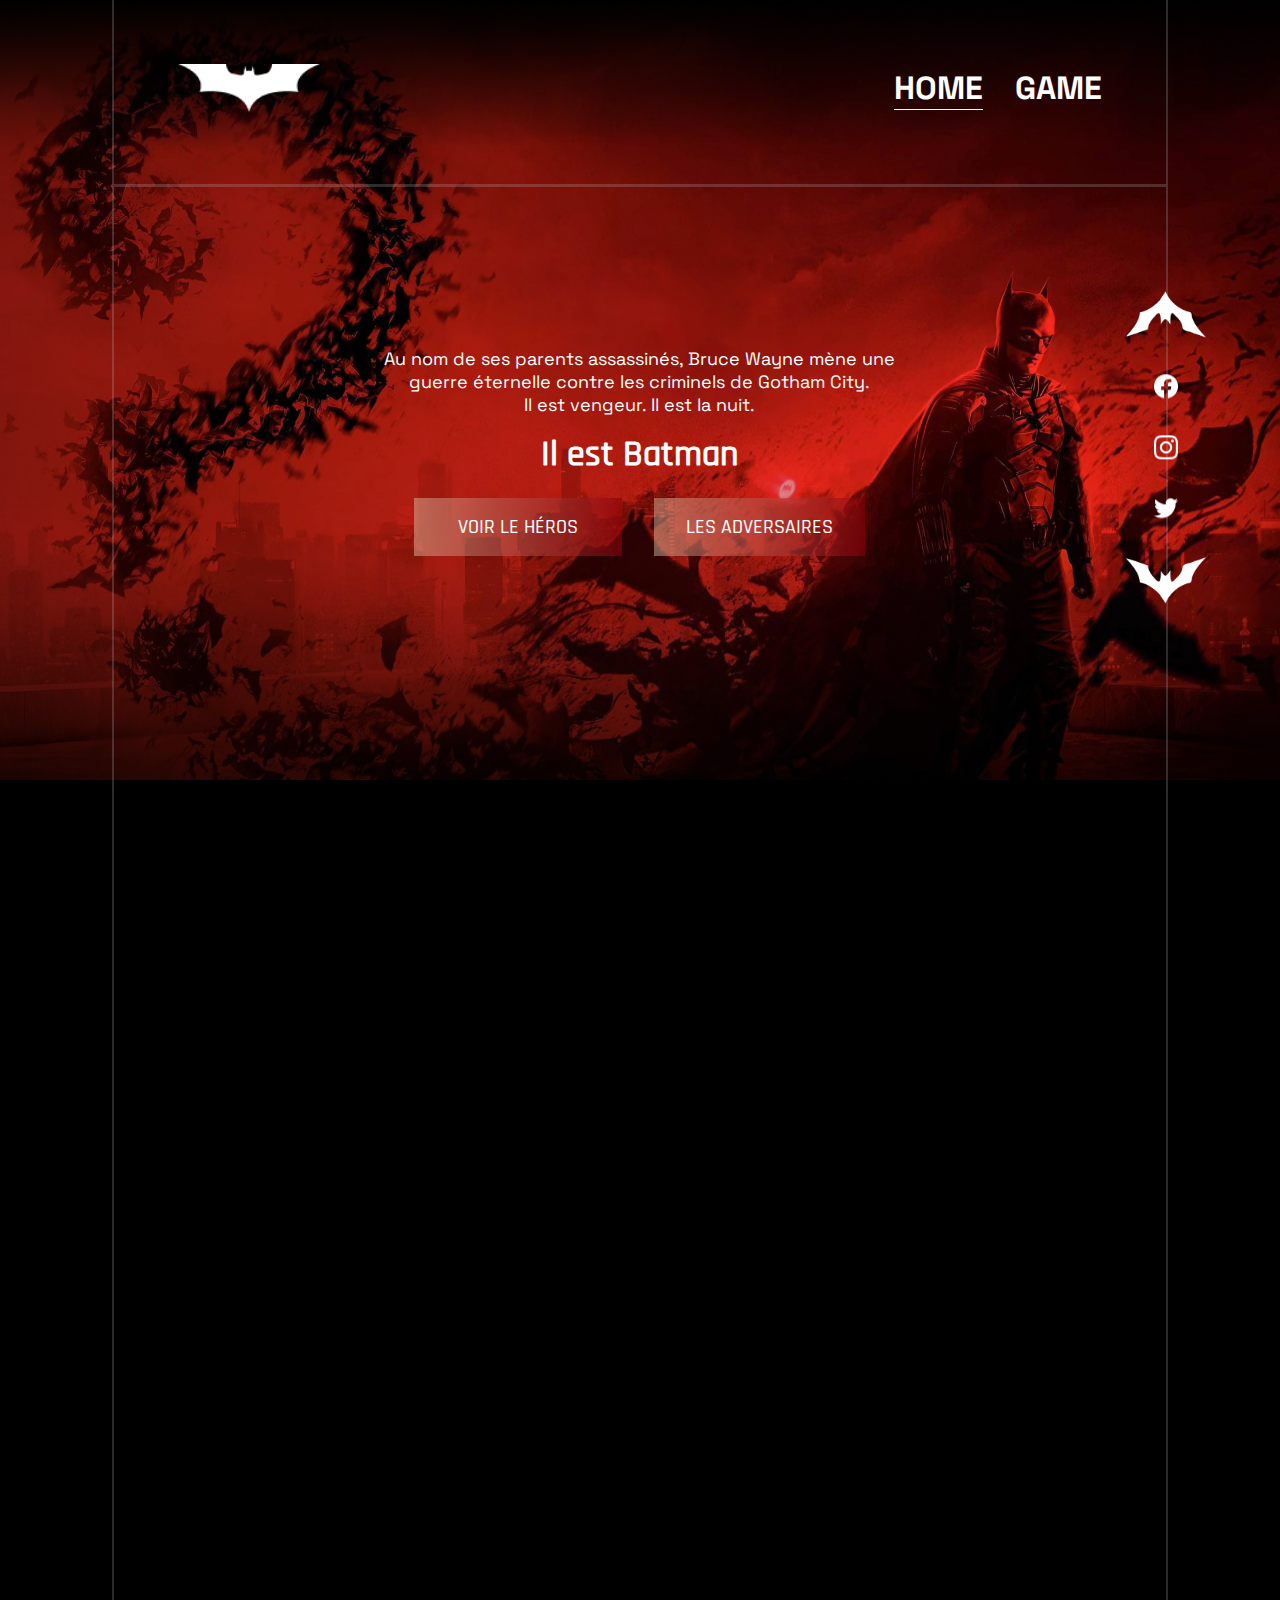
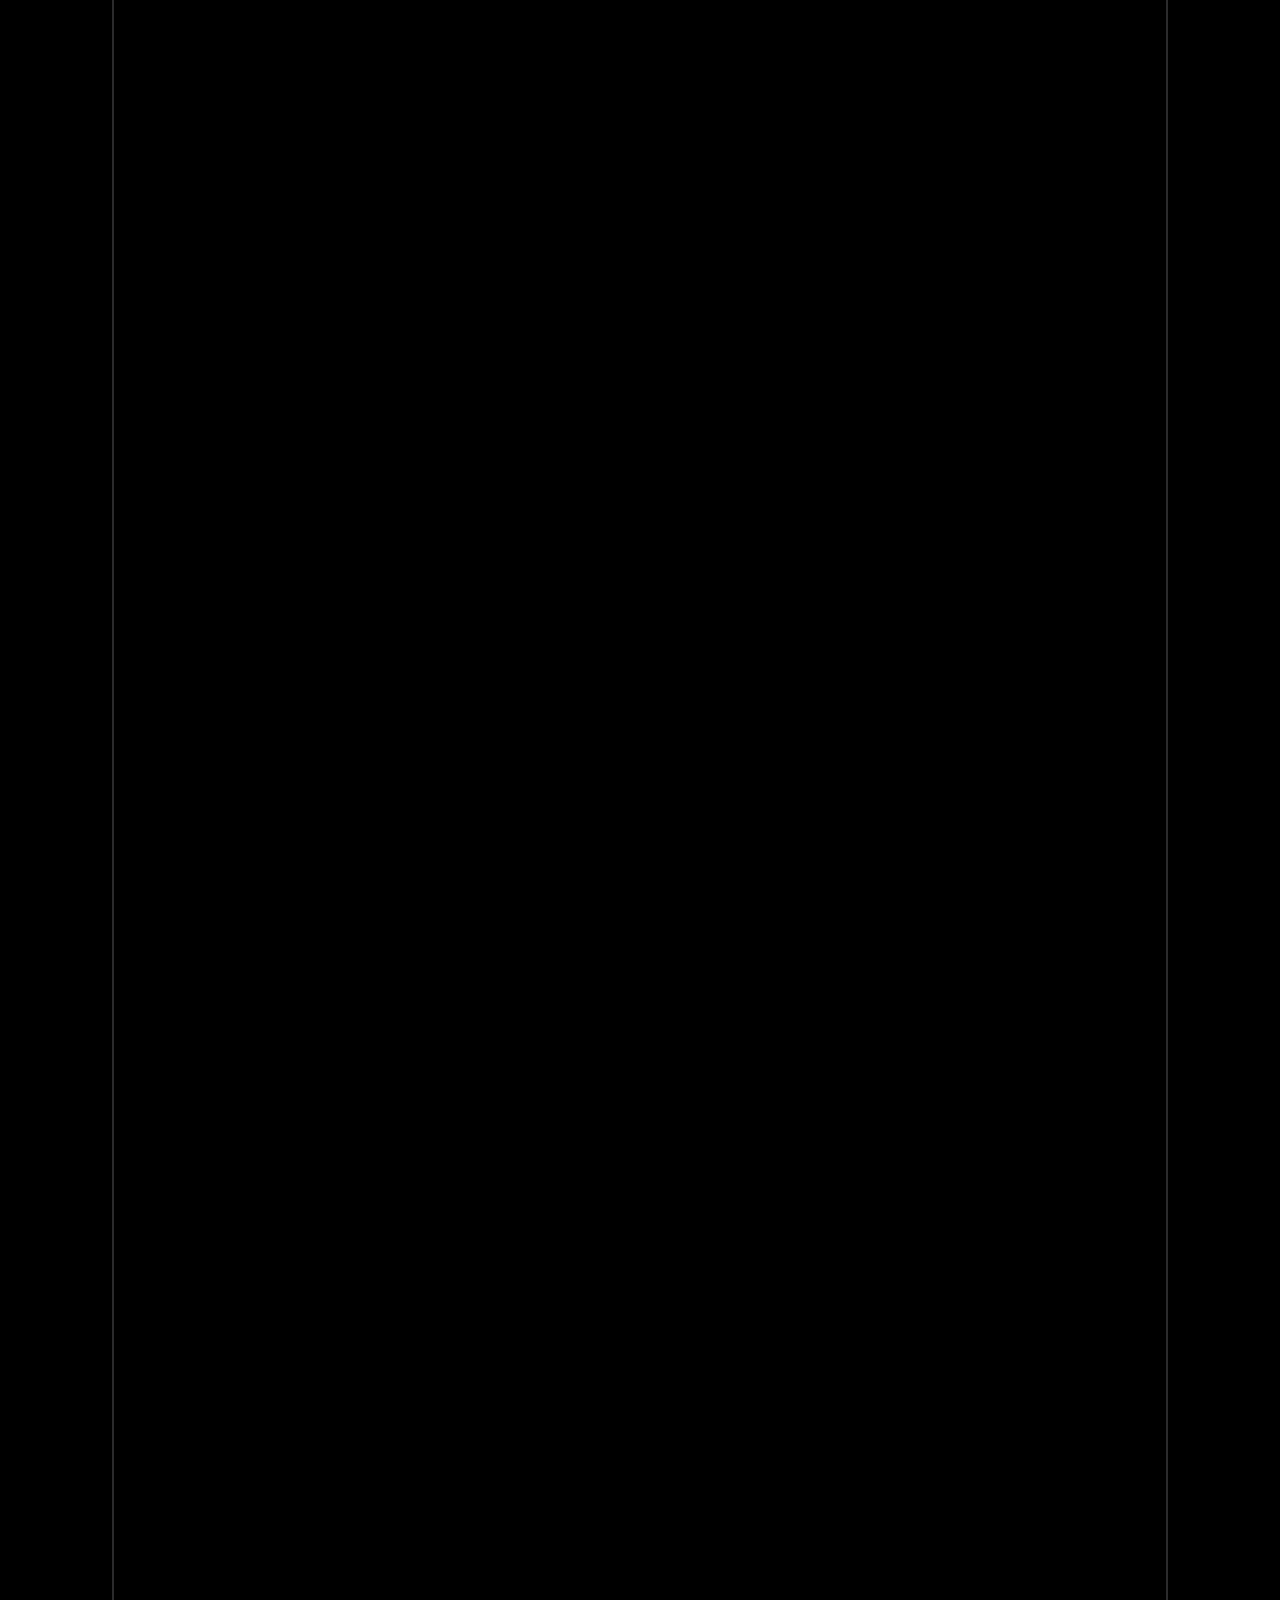
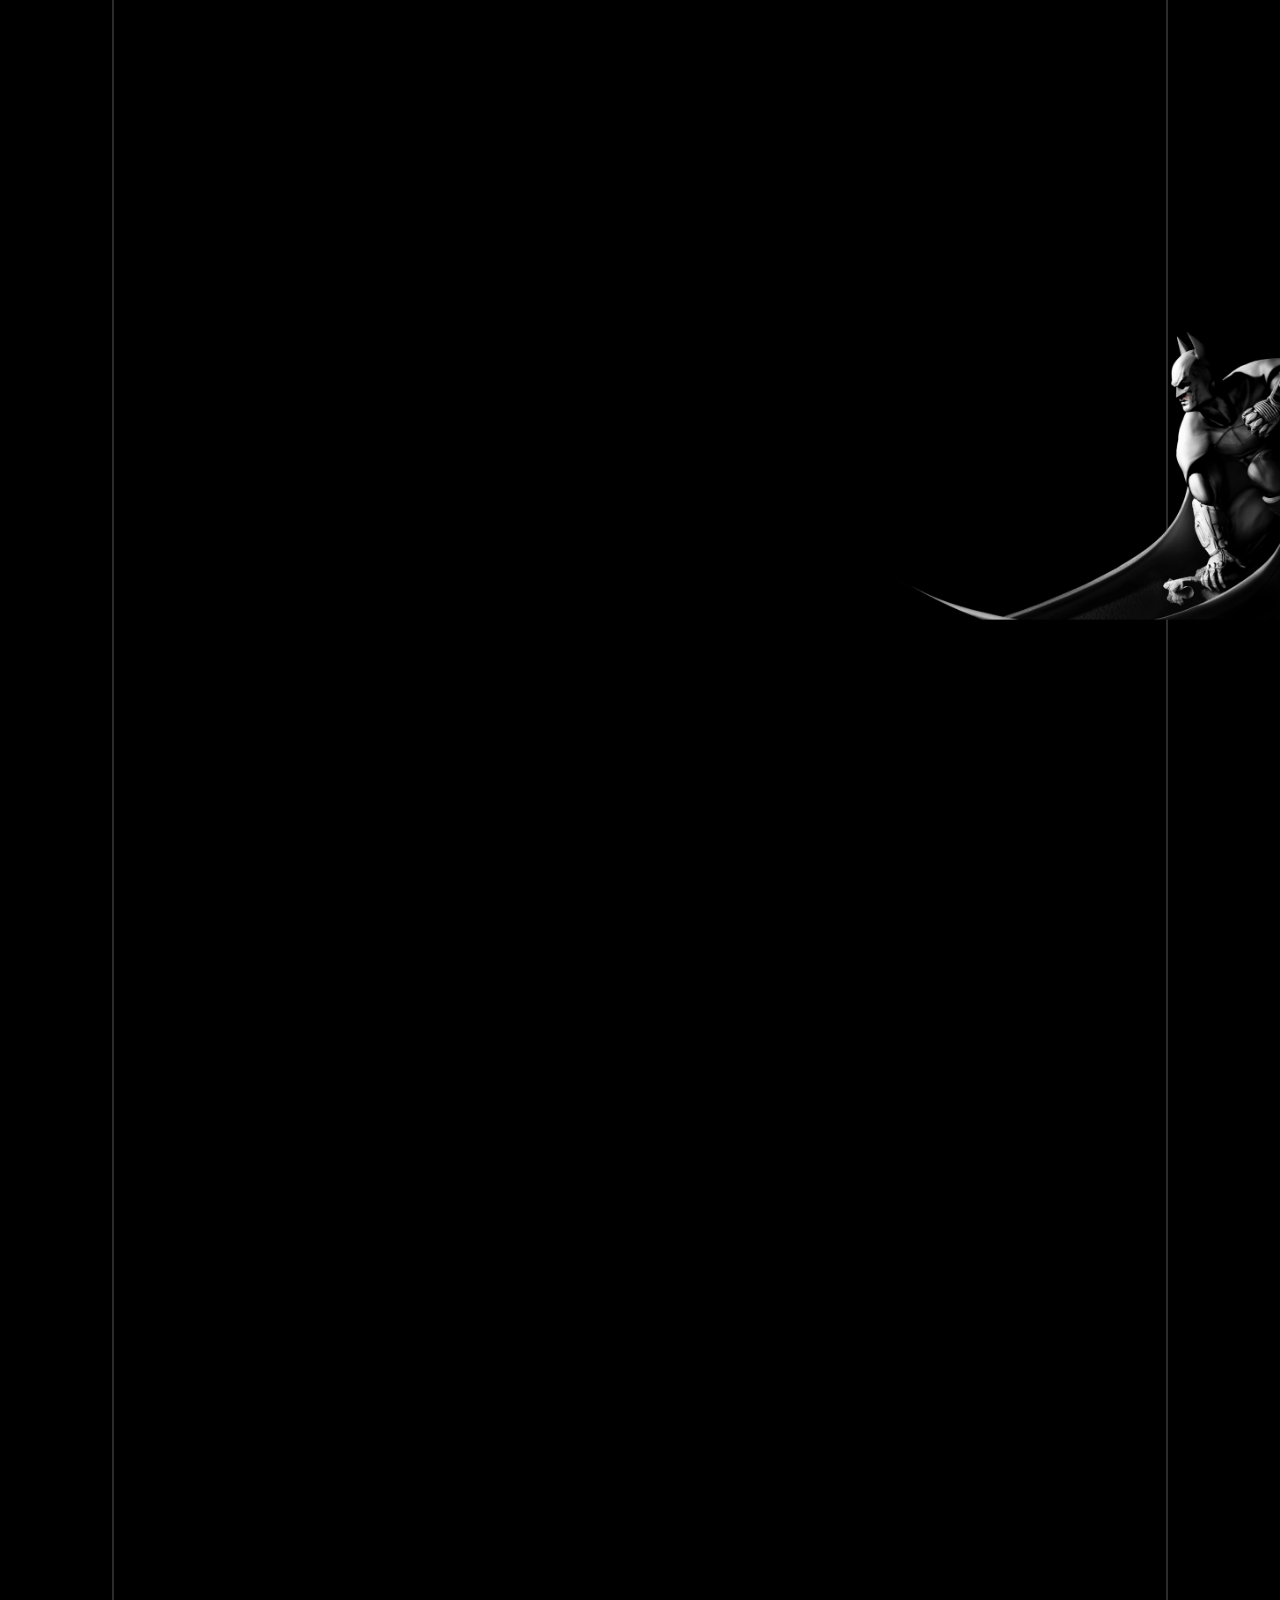
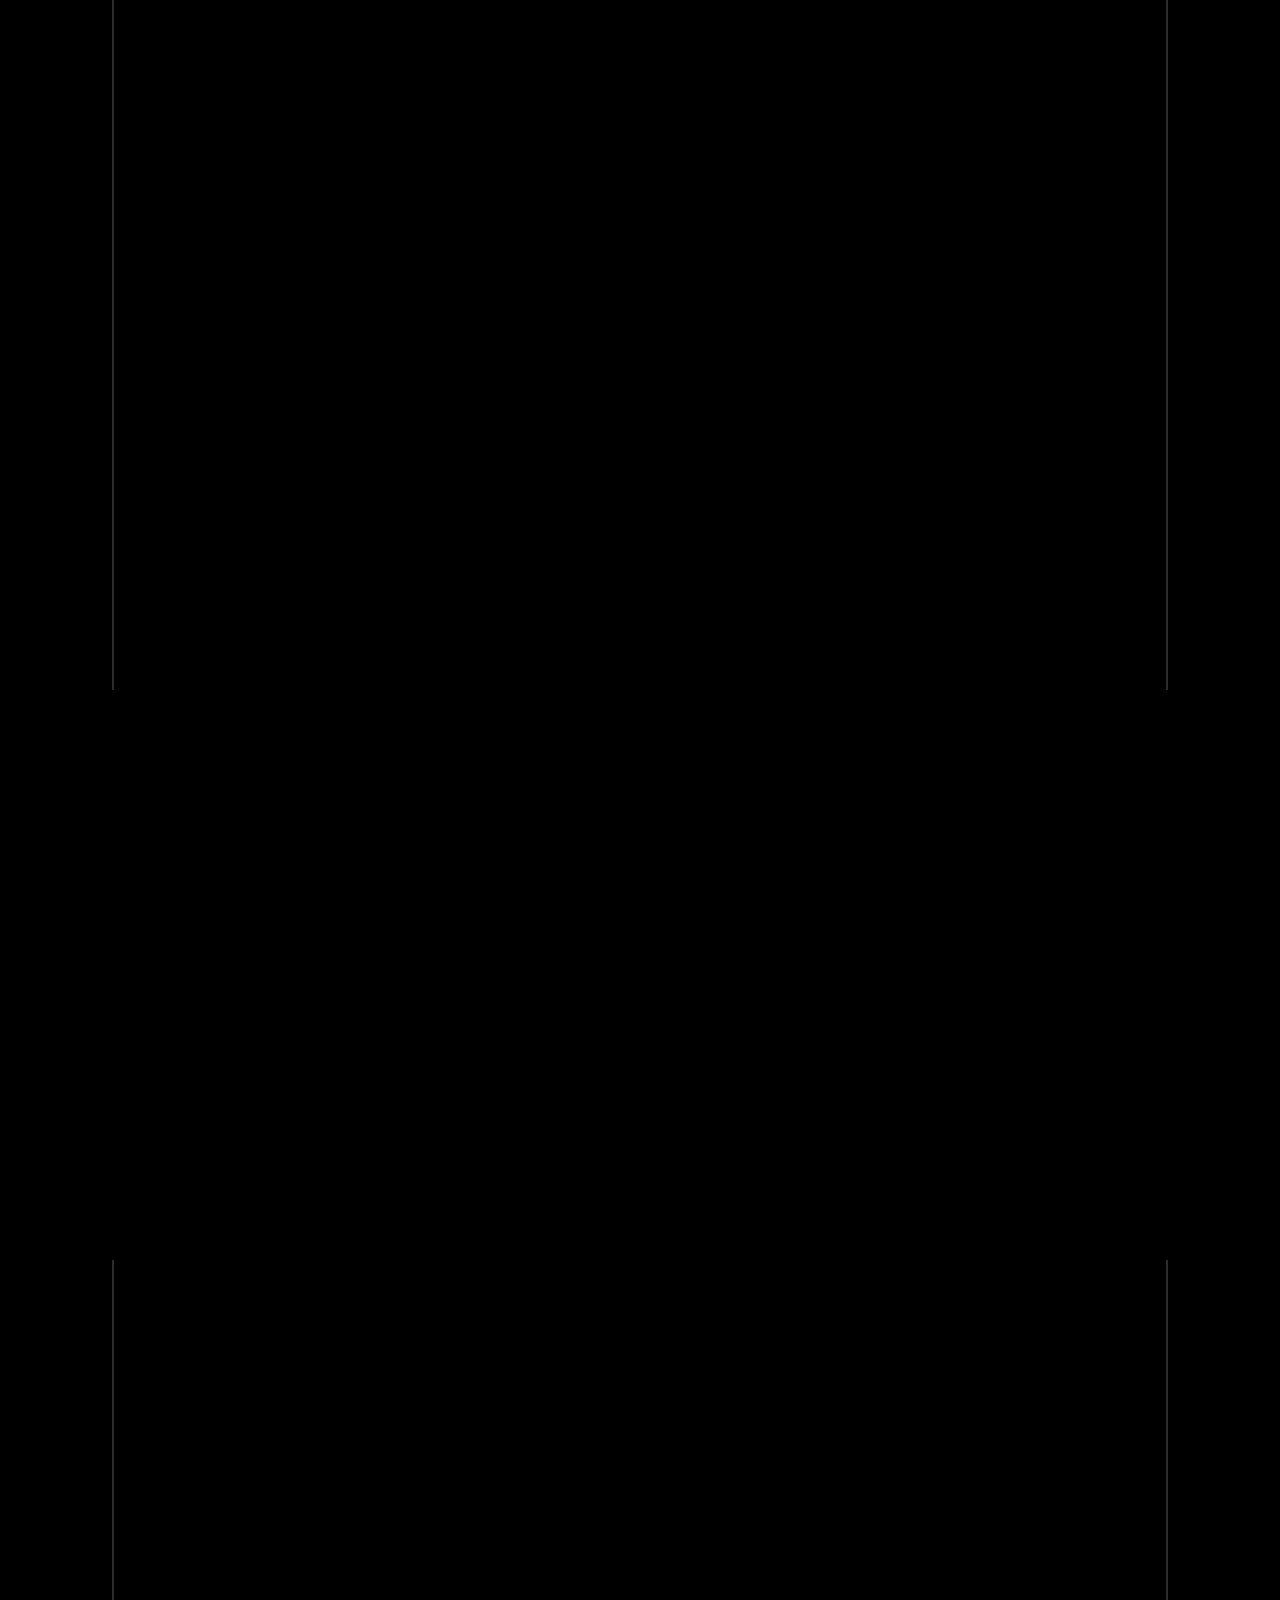
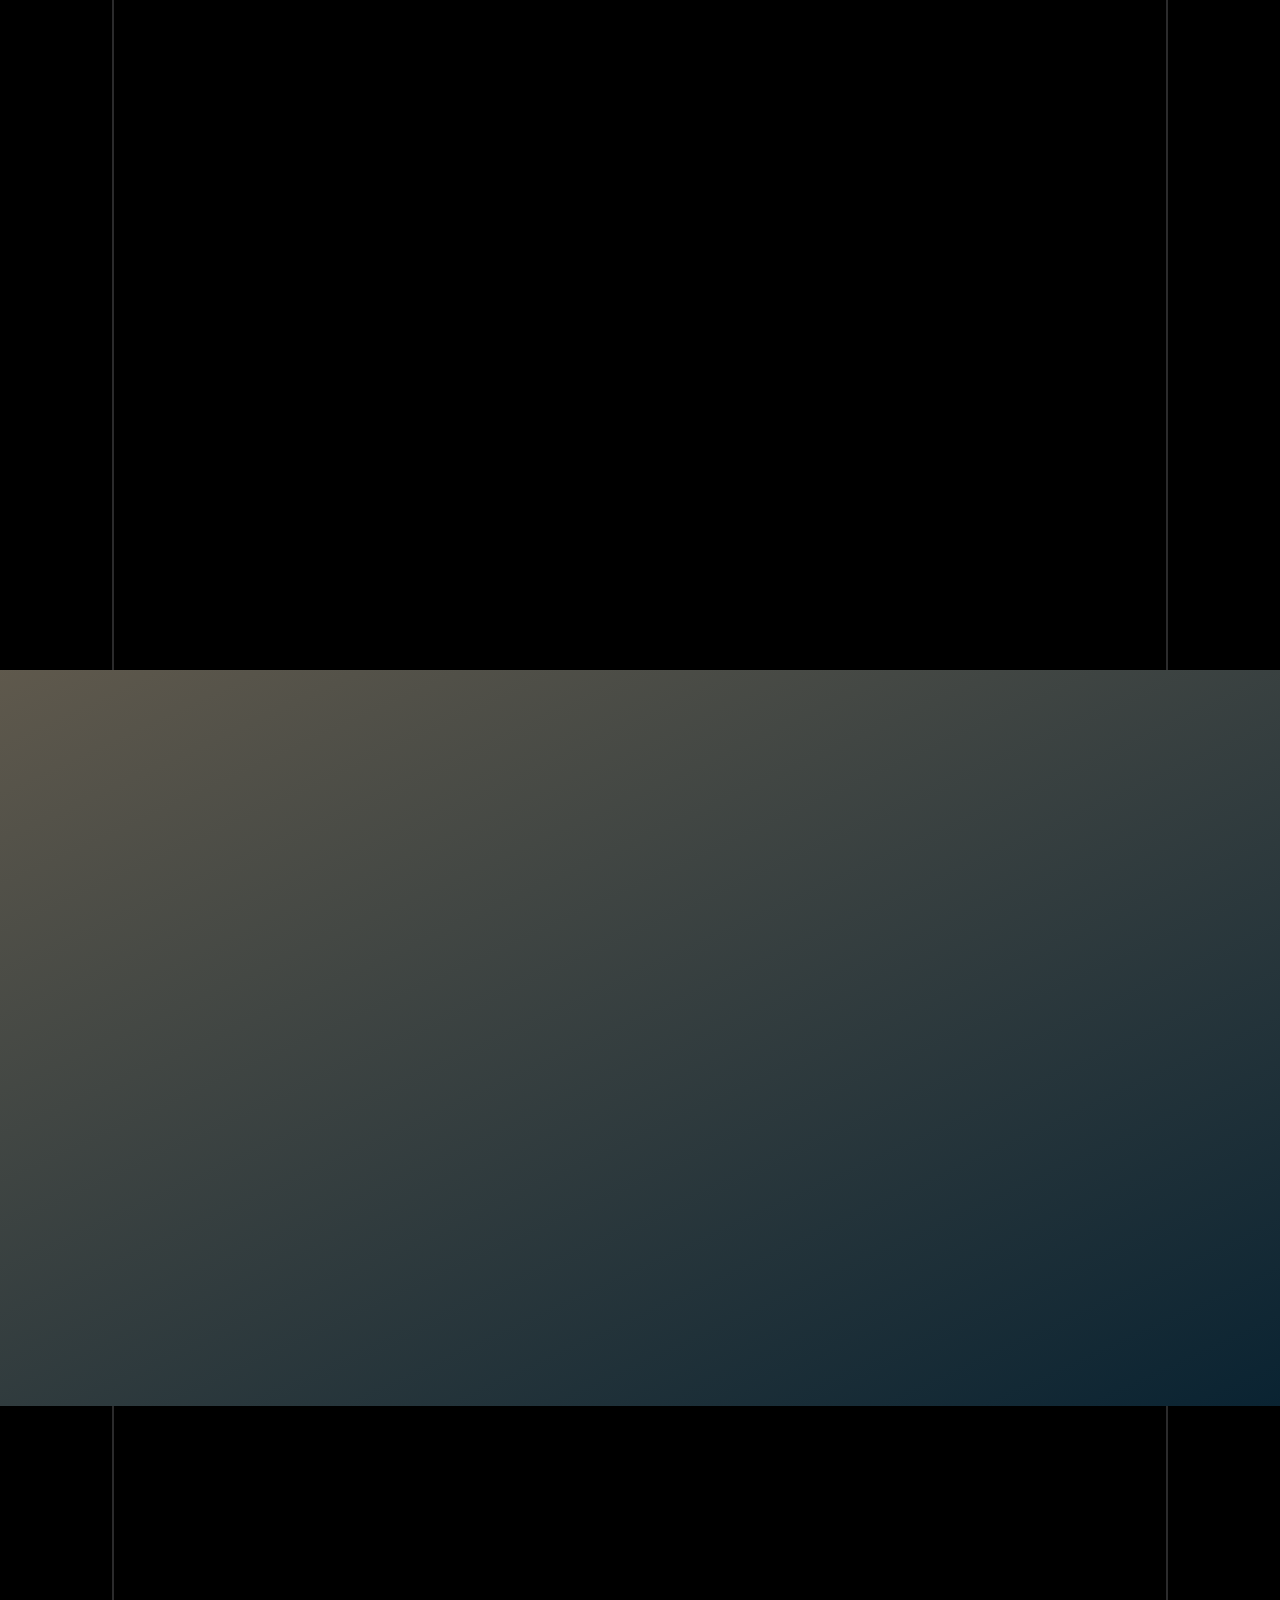
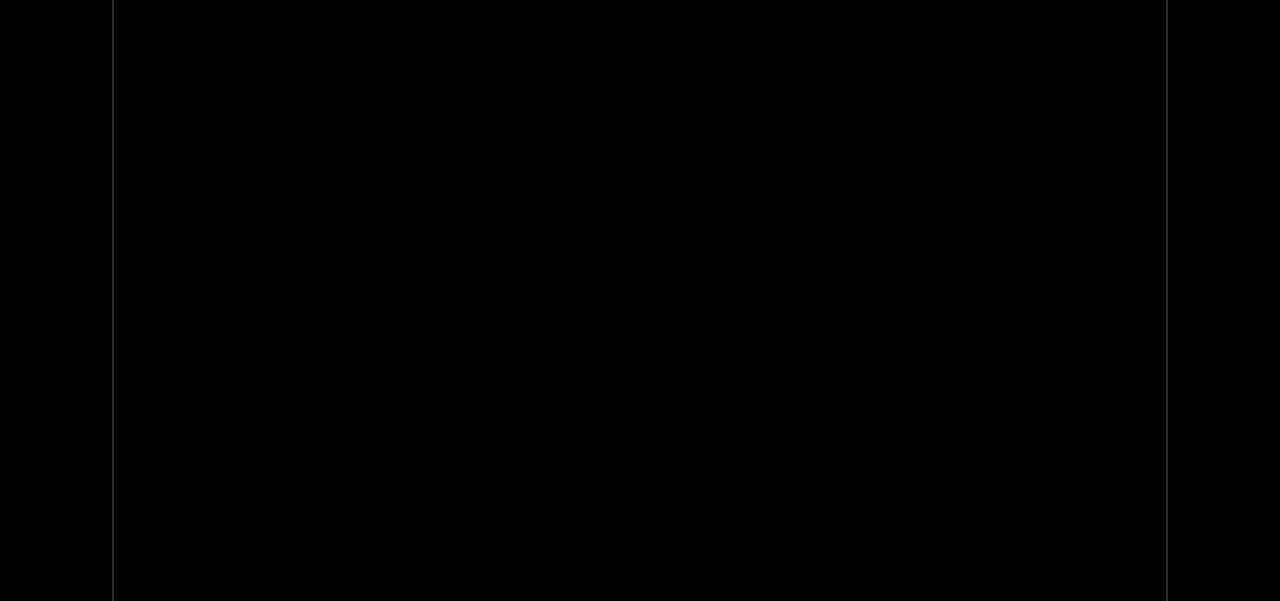
<file: index.html>
<!DOCTYPE html>
<html lang="fr">
<head>
	<meta charset="UTF-8">
	<meta http-equiv="X-UA-Compatible" content="IE=edge">
	<meta name="viewport" content="width=device-width, initial-scale=1.0">
	<link rel="stylesheet" href="styles/main.css">
	<link rel="shortcut icon" href="assets/logos/batman-favicon.png" type="image/x-icon">
	<title>BATMAN | Home</title>
</head>
<body id="home">
	<header id="header">
		<nav class="container nav">
			<div class="nav-wrapper">
				<a href="index.html" class="logo icon-link fade">
					<img src="assets/logos/logohome.png"
					alt="logo" class="img-hover"
					>
				</a>
				<ul class="links fade">
					<li><a href="index.html" class="link link-active">HOME</a></li>
					<li><a href="game.html" class="link">GAME</a></li>
				</ul>
			</div>
		</nav>
		<div class="banner container">
			<div class="banner-wrapper">
				<div class="banner-description fade">
					<p>
						Au nom de ses parents assassinés, Bruce Wayne mène une
            			guerre éternelle contre les criminels de Gotham City.
					</p>
					<p>
						Il est vengeur. Il est la nuit.
					</p>
				</div>
				<h1 class="fade">Il est Batman</h1>
				<div class="btn-group fade">
					<a href="#section-heros" class="btn btn-translucent">
						Voir le héros
					</a>
					<a href="#section-versus" class="btn btn-translucent">
						Les adversaires
					</a>
				</div>
			</div>
		</div>
	</header>

	<main>
		<section class="section arrow-down">
			<div class="container">
				<img
					src="assets/logos/flèche_down_header.png"
					alt="fleche vers le bas"
					class="fade-in"
				>
			</div>
		</section>

		<section id="section-heros" class="section section-left">
			<div class="container">
				<h2 class="section-title fade-in">
					BATMAN AU CINÉMA
				</h2>

				<p class="section-text fade-in">
					Le personnage de Batman est un super héros de l'univers de
					DC Comics. Il a été créé par le dessinateur Bob Kane et le
					scénariste Bill Finger et apparaît pour la première fois
					dans le comic book Detective Comics en 1939. Batman se
					différencie de Superman, alors héros majeur de DC, car il
					n'a aucun pouvoir. Il sera porté au cinema pour la première
					fois en 1943 par Lewis Wilson et bénéficiera de nombreux
					reboot, donnant l'occasion à de multiples acteurs
					d'interpréter l'homme chauve-souris. Voici les trois
					derniers :
				</p>

				<div class="section-images">
					<article class="section-image-wrapper fade-in">
						<div class="card">
							<img
								src="assets/illustrations/home/Bathome2.png"
								alt="Batman"
								class="section-image"
							/>
							<div class="actor-info">
								<div class="actor-image">
									<img src="assets/illustrations/home/robert-pattinson.png"
										alt="Robert pattinson"
									>
								</div>
								<div class="actor-text">
									<p>Robert Pattinson</p>
									<p class="actor-date">2022</p>
								</div>
							</div>
						</div>
					</article>

					<article class="section-image-wrapper fade-in">
						<div class="card">
							<img
								src="assets/illustrations/home/Bathome3.png"
								alt="Batman"
								class="section-image"
							/>
							<div class="actor-info">
								<div class="actor-image">
									<img src="assets/illustrations/home/christian-bale.png"
										alt="Christian Bale"
									>
								</div>
								<div class="actor-text">
									<p>Christian Bale</p>
									<p class="actor-date">2006 - 2008 - 2012</p>
								</div>
							</div>
						</div>
					</article>

					<article class="section-image-wrapper fade-in">
						<div class="card">
							<img
								src="assets/illustrations/home/Bathome4.png"
								alt="Batman"
								class="section-image"
							/>
							<div class="actor-info">
								<div class="actor-image">
									<img src="assets/illustrations/home/ben-affleck.jpg"
										alt="Ben Affleck"
									>
								</div>
								<div class="actor-text">
									<p>Ben Affleck</p>
									<p class="actor-date">2016 2017/2020 2023</p>
								</div>
							</div>
						</div>
					</article>
				</div>


			</div>
		</section>

		<section id="section-versus" class="section section-left">
			<div class="container">
				<h2 class="section-title fade-in">
					<p id="nemesis">
						<span>NÉMÉSIS</span>
						<img src="assets/illustrations/home/Bathome13.png" alt="">
					</p>
				</h2>

				<p class="section-text fade-in">
					Batman souhaite éradiquer la criminalité de Gotham. C'est
					pourquoi, il affrontera la plupart du temps, des vilains
					sans capacités surnaturelles mais particulièrement violents
					ou psychopathes. Avec son introduction dans la Justice
					League il aura l'occasion de se mesurer à des antagonistes
					qui défient l'imagination et les lois de la physique. Parmi
					les derniers ennemis emblématiques que nous avons pu voir au
					cinéma, on retrouve :
				</p>

				<div class="section-images">
					<article class="section-image-wrapper fade-in">
						<div class="card">
							<img
								src="assets/illustrations/home/Bathome5.png"
								alt="The Riddler - Paul Dano"
								class="section-image"
							/>
							<div class="actor-info">
								<div class="actor-image">
									<img src="assets/illustrations/home/paul.jpg"
										alt="The Riddler - Paul Dano"
									>
								</div>
								<div class="actor-text">
									<p>Paul Dano</p>
									<p class="actor-date">2022</p>
								</div>
							</div>
						</div>
						<div>
							<p>The Riddler</p>
						</div>
					</article>

					<article class="section-image-wrapper fade-in">
						<div class="card">
							<img
								src="assets/illustrations/home/Bathome6.png"
								alt="Le Joker - Heath Ledger"
								class="section-image"
							/>
							<div class="actor-info">
								<div class="actor-image">
									<img src="assets/illustrations/home/heath.jpg"
										alt="Heath Ledger"
									>
								</div>
								<div class="actor-text">
									<p>Heath Ledger</p>
									<p class="actor-date">2008</p>
								</div>
							</div>
						</div>
						<div>
							<p>Le Joker</p>
						</div>
					</article>

					<article class="section-image-wrapper fade-in">
						<div class="card">
							<img
								src="assets/illustrations/home/Bathome7.png"
								alt="Darkseid - Ray Porter"
								class="section-image"
							/>
							<div class="actor-info">
								<div class="actor-image">
									<img src="assets/illustrations/home/ray.jpg"
										alt="Ray Porter"
									>
								</div>
								<div class="actor-text">
									<p>Ray Porter</p>
									<p class="actor-date">2022</p>
								</div>
							</div>
						</div>
						<div>
							<p>Darkseid</p>
						</div>
					</article>
				</div>
			</div>
		</section>

		<section class="section section-ally section-left">
			<img src="assets/illustrations/home/Bathome12.png" alt="">
			<div class="container">
				<h2 class="section-title fade-in">
					Alliés
				</h2>

				<p class="section-text fade-in">
					Alfred est le majordome des Wayne. A leur mort il s'occupe
					de l'éducation du jeune Bruce avant de l'assister dans son
					rôle du Batman. Ce dernier rencontrera Catwoman dès le
					premier numéro des aventures de l'homme-chauve souris en
					1940. Tantôt ennemie tantôt alliée la jeune femme fatale
					fera tourner la tête de Batman à maintes reprises. Du côté
					de la police, Bruce pourra compter sur l'aide infaillible de
					James Gordon, “Jim , qui désire lui aussi nettoyer sa ville
					de la criminalité qui y règne.
				</p>

				<div class="section-images">
					<article class="section-image-wrapper fade-in">
						<div class="card">
							<img
								src="assets/illustrations/home/Bathome9.png"
								alt="Alfred Pennyworth - Michael Cain"
								class="section-image"
							/>
							<div class="actor-info">
								<div class="actor-image">
									<img src="assets/illustrations/home/michael.jpg"
										alt="Michael Cain"
									>
								</div>
								<div class="actor-text">
									<p>Michael Cain</p>
									<p class="actor-date">2006 2008 2012</p>
								</div>
							</div>
						</div>
						<div>
							<p>Alfred Pennyworth</p>
						</div>
					</article>

					<article class="fade-in">
						<div class="card">
							<img
								src="assets/illustrations/home/Bathome8.png"
								alt="Catwoman - Zoé Kravitz"
								class="section-image"
							/>
							<div class="actor-info">
								<div class="actor-image">
									<img src="assets/illustrations/home/zoe.jpg"
										alt="Zoé Kravitz"
									>
								</div>
								<div class="actor-text">
									<p>Zoé Kravitz</p>
									<p class="actor-date">2008</p>
								</div>
							</div>
						</div>
						<div>
							<p>Catwoman</p>
						</div>
					</article>

					<article class="section-image-wrapper fade-in">
						<div class="card">
							<img
								src="assets/illustrations/home/Bathome10.png"
								alt="James Gordon"
								class="section-image"
							/>
							<div class="actor-info">
								<div class="actor-image">
									<img src="assets/illustrations/home/benjamin.jpg"
										alt="James Gordon"
									>
								</div>
								<div class="actor-text">
									<p>Benjamin McKenzie</p>
									<p class="actor-date">2014 2019</p>
								</div>
							</div>
						</div>
						<div>
							<p>James Gordon</p>
						</div>
					</article>
				</div>
			</div>
		</section>

		<section class="section section-right">
			<div class="container">
				<h2 class="section-title fade-in">
					Justice league
				</h2>

				<p class="section-text fade-in">
					Lorsque la Terre est menacée les plus grands super-héros
					s'allient pour la protéger. Ils doivent cependant apprendre
					à se faire confiance mutuellement et à faire équipe ce qui
					ne sera pas chose aisée. Ensemble ils forment la Justice
					League, les plus grands superhéros de la Terre, ceux vers
					qui le monde entier se tourne lorsque les menaces
					extraterrestres ou surnaturelles menacent son existence
				</p>
			</div>
			<img
				src="assets/illustrations/home/Bathome11.png"
				alt="Justice League"
				class="section-image-full fade-in">
		</section>

		<section class="section section-left">
			<div class="container">
				<h2 class="section-title fade-in">
					MULTIMÉDIA
				</h2>
				<article class="carousel fade-in">
					<img
						src="assets/logos/icon_flèche_1.png"
						alt="left"
						id="left"
						class="carousel-control"
					/>
					<div class="carousel-content">
						<img
							src="assets/illustrations/home/Bathome_ba1.png"
							alt="Batman Begins"
							class="carousel-content-image"
						/>
						<div class="carousel-content-text">
							<h5>ACTION, ADVENTURE</h5>
							<p>Batman Begins</p>
							<h5>IMDB: <span class="imdb">8.2</span></h5>
							<p class="carousel-content-text--detail">
								Le jeune Bruce Wayne assiste impuissant au
								meurtre de ses parents. Profondément traumatisé,
								il grandit obnubilé par un désir de vengeance.
								La Ligue des ombres, une secte de guerriers
								ninja dirigée par Ra's al Ghul, se chargera de
								son entraînement. De retour chez lui à Gotham,
								avec l'aide de son majordome Alfred Pennyworth,
								Bruce Wayne se lance alors dans la lutte contre
								le crime sous le nom de Batman.
							</p>
						</div>
					</div>
					<img
						src="assets/logos/icon_flèche_2.png"
						alt="right"
						id="right"
						class="carousel-control"
					/>
				</article>
				<div class="video-wrapper fade-in">
					<a
						id="link-ba"
						href="https://www.youtube.com/watch?v=jXrFsn9pcZY"
						target="_blank"
					>
						<img
							id="img-ba"
							src="assets/illustrations/home/Bathome_ba2.png"
							alt="Bande annonce Batman"
						>
						<img
							id="icon-player"
							src="assets/logos/icon_player.png"
							alt="Play"
						>
					</a>
				</div>
			</div>
		</section>

		<section id="section-form" class="section section-form">
			<h2 class="section-title fade-in">
				Prenons contact
			</h2>
			<form action="" class="forms">
				<div>
					<label class="form-heading fade-in" for="email"
						>Addresse email</label
					>
					<input
						class="input-block fade-in"
						type="email"
						name="email"
						id="email"
						placeholder="Addresse email"
					/>
				</div>
				<div>
					<label class="form-heading fade-in">Newsletter</label>
					<div class="checkbox-wrapper fade-in">
						<span>
							En cochant cette case vous acceptez de recevoir
							l'actualité concernant les aventures de Batman :
						</span>
						<input type="checkbox" name="checkbox" id="checkbox" />
					</div>
					<div id="select">
						<select name="frequency_newsletter"
							id="frequency_newsletter"
							class="select fade-in"
						>
							<option disabled selected value>
								Chosissez la fréquence à laquelle vous souhaitez
								recevoir votre newletter
							</option>
							<option value="1_in_week">
								Une fois par semaine
							</option>
							<option value="1_in_2_week">
								Une fois toutes les deux semaines
							</option>
							<option value="1_in_month">
								Une fois par mois
							</option>
							<option value="1_in_3_month">
								Une fois toutes les trois mois
							</option>
							<option value="1_in_6_month">
								Une fois toutes les six mois
							</option>
						</select>
					</div>
					<label class="input-block fade-in" for="">
						Souhaitez vous recevoir des news
					</label>
					<div class="radio-group fade-in">
						<input type="radio" name="news" id="films" />
						<label class="btn btn-bordered" for="films">
							Des Films</label>
						<input type="radio" name="news" id="comics" />
						<label class="btn btn-bordered" for="comics">
							Des Comics</label>
						<input type="radio" name="news" id="all" />
						<label class="btn btn-bordered" for="all">
							De tout</label>
					</div>
				</div>
				<div>
					<label class="form-heading fade-in" for="message">Message</label>
					<input
						type="text"
						class="input-block fade-in"
						name="message"
						id="message"
						placeholder="Laissez un commentaire pour la communauté"
					/>
				</div>
				<div class="btn-group">
					<button 
						type="submit"
						class="btn btn-translucent fade-in"
						id="open"
					>
						Confirmer
					</button>
				</div>
				<div class="popup-container" id="popupContainer">
					<div class="popup">
						<button id="close">
							&times;
						</button>
						<p>
							message reçu !
						</p>
					</div>
				</div>
			</form>
		</section>

		<section class="section">
			<div class="container">
				<article class="quotes">
					<img
						src="assets/logos/icon_guillemets_1.png"
						alt="Quotes"
						class="quotes-image fade-in"
						id="quotes-image-first"
					>
					<div class="quotes-content">
						<p class="quotes-text fade-in">
							La seule façon raisonnable de vivre en ce bas monde,
							c'est en dehors des règles.La seule façon
							raisonnable de vivre en ce bas monde, c'est en
							dehors des règles.
						</p>
						<p class="quotes-author fade-in">
							<small>The Dark Knight : Le Chevalier Noir -</small>
							<br />
							<small>Le Joker à Batman (2008)</small>
						</p>
						<div class="quotes-navigation fade-in">
							<a class="quotes-navigation-btn"></a>
							<a class="quotes-navigation-btn"></a>
							<a class="quotes-navigation-btn"></a>
							<a class="quotes-navigation-btn"></a>
							<a
								class="quotes-navigation-btn quotes-navigation-btn-active">
							</a>
							<a class="quotes-navigation-btn"></a>
							<a class="quotes-navigation-btn"></a>
							<a class="quotes-navigation-btn"></a>
							<a class="quotes-navigation-btn"></a>
						</div>
					</div>
					<img
						src="assets/logos/icon_guillemets_2.png"
						alt="Quotes"
						class="quotes-image fade-in"
						id="quotes-image-second"
					>
				</article>
			</div>
		</section>

		<aside class="aside">
			<div class="container">
				<div class="networks">
					<a href="#header" class="icon-large icon-link">
						<img
							src="assets/logos/logo_bat_flèche.png"
							alt="Go to the top"
							class="img-hover"
						>
					</a>
					<a href="#" class="icon-small icon-link">
						<img
							src="assets/logos/icon_facebook.png"
							alt="Facebook"
							class="img-hover"
						/>
					</a>
					<a href="#" class="icon-small icon-link">
						<img src="assets/logos/icon_ig.png" alt="Instagram"
						class="img-hover"
						>
					</a>
					<a href="#" class="icon-small icon-link">
						<img src="assets/logos/icon_tw.png" alt="Twitter"
						class="img-hover"
						>
					</a>
					<a href="#section-form" class="icon-large icon-link">
						<img
							src="assets/logos/logo_bat_flèche_2.png"
							alt="Fill up the form"
							class="img-hover"
						>
					</a>
				</div>
			</div>
		</aside>
	</main>

	<footer id="footer">
		<div class="container">
			<div class="flex fade-in">
				<img
					class="icon-small"
					src="assets/logos/icon_WB.png"
					alt="Warner Bros"
				>
				<small>
					Ce projet respecte l'univers cinématographique des films
					Batman récents. Version Nolan & Snyder & Reeves
				</small>
			</div>
			<div class="networks flex">
				<div class="flex fade-in">
					<a href="#" class="icon-medium icon-link">
						<img
							src="assets/logos/logo_sayna_white.png"
							alt="logo Sayna"
							class="img-hover"
						>
					</a>
					<img
						class="icon-small"
						src="assets/logos/icon_x.png"
						alt="logo"
					>
					<a href="#" class="icon-medium icon-link">
						<img
						src="assets/logos/icon_DC.png"
						alt="Logo DC"
						class="img-hover"
						>
					</a>
				</div>

				<a href="#" class="icon-small icon-link">
					<img
						src="assets/logos/icon_facebook.png"
						alt="Facebook"
						class="img-hover fade-in"
					>
				</a>
				<a href="#" class="icon-small icon-link">
					<img
					src="assets/logos/icon_ig.png"
					alt="Instagram"
					class="img-hover fade-in"
					>
				</a>
				<a href="#" class="icon-small icon-link">
					<img
					src="assets/logos/icon_tw.png"
					alt="Twitter"
					class="img-hover fade-in"
					>
				</a>
			</div>
		</div>
	</footer>
	<script src="/scripts/home.js">

	</script>

</body>
</html>
</file>
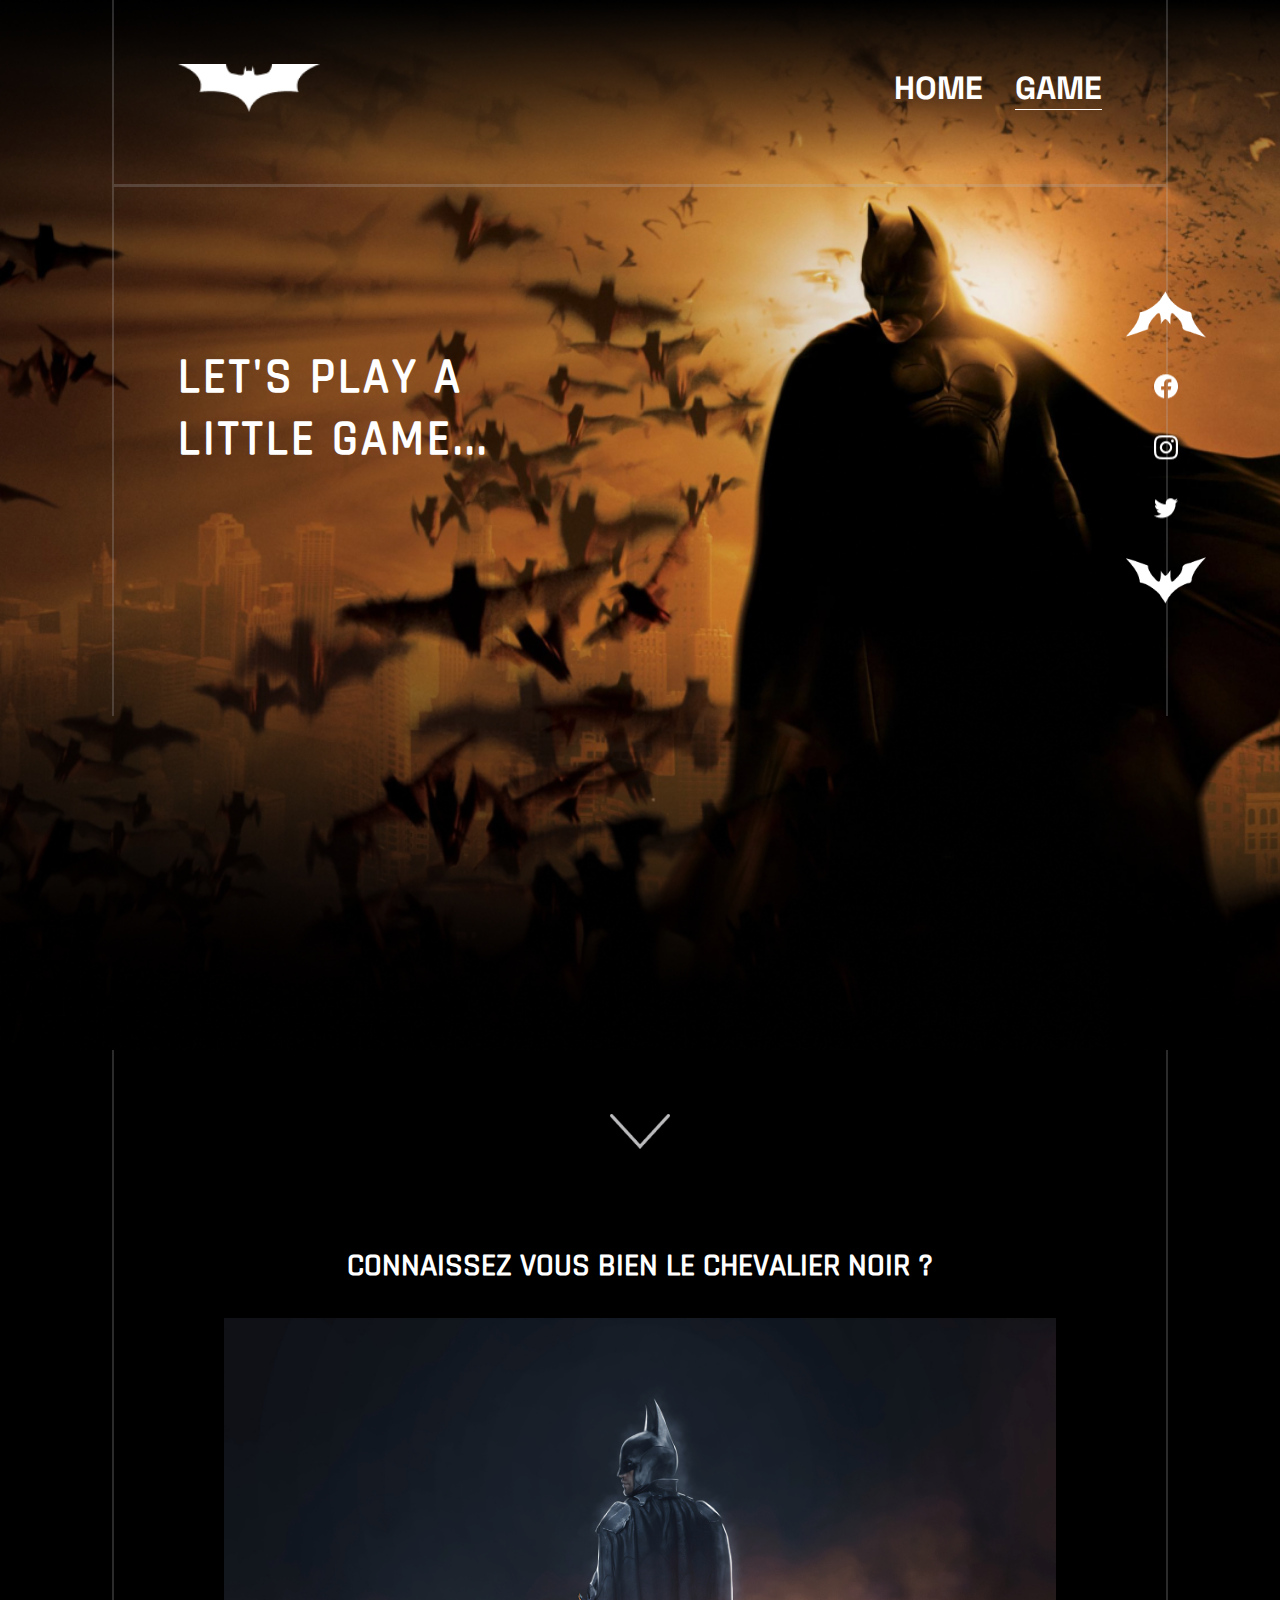
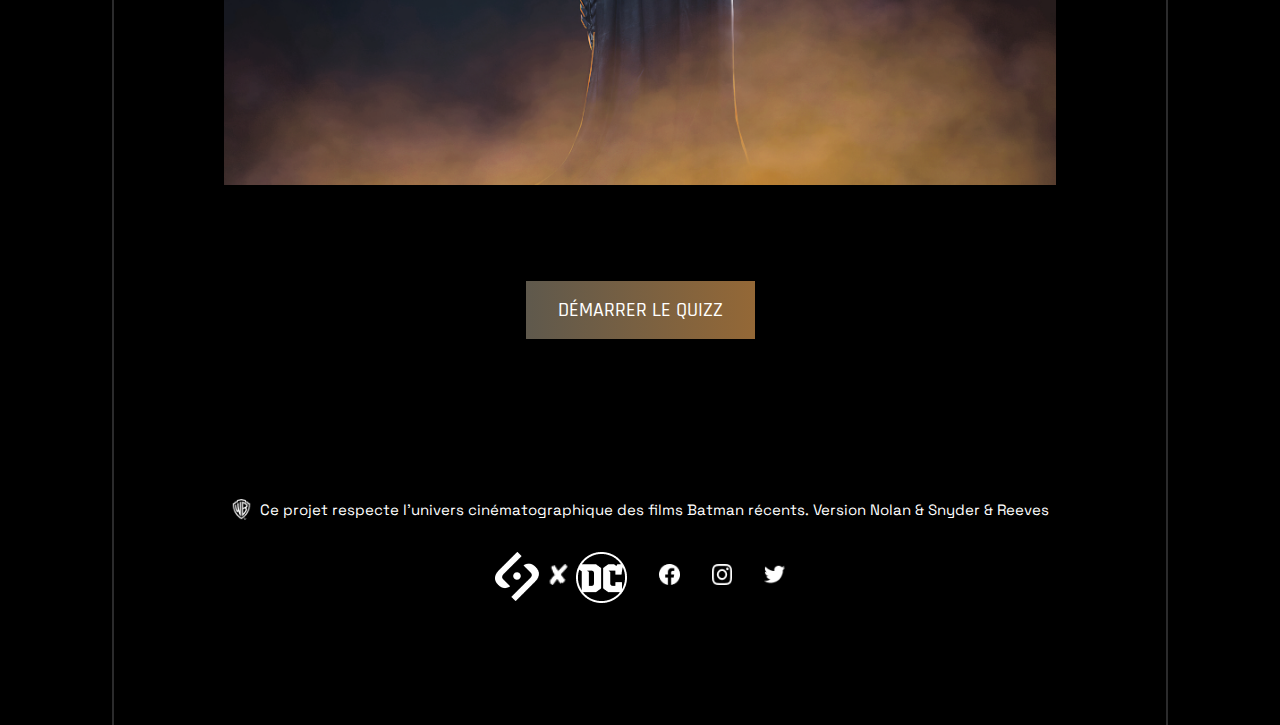
<file: game.html>
<!DOCTYPE html>
<html lang="fr">
<head>
  <meta charset="UTF-8">
  <meta http-equiv="X-UA-Compatible" content="IE=edge">
  <meta name="viewport" content="width=device-width, initial-scale=1.0">
  <link rel="stylesheet" href="styles/main.css">
  <title>Quizz sur le Chevalier Noir</title>
</head>
<body id="game">
  <header id="header">
		<nav class="container nav" id="nav">
			<div class="nav-wrapper">
				<a href="index.html" class="logo icon-link">
					<img src="assets/logos/logohome.png"
					alt="logo" class="img-hover"
					>
				</a>
				<ul class="links">
					<li><a href="index.html" class="link">HOME</a></li>
					<li><a href="game.html" class="link link-active">GAME</a></li>
				</ul>
			</div>
		</nav>
		<div class="banner container">
			<div class="banner-wrapper">
        <h1 class="header-title">
          LET'S PLAY A <br>
          LITTLE GAME...
        </h1>
      </div>
		</div>
	</header>
  <main>
    <aside class="aside">
			<div class="container">
				<div class="networks">
					<a href="#nav" class="icon-large icon-link">
						<img
							src="assets/logos/logo_bat_flèche.png"
							alt="Go to the top"
							class="img-hover"
						>
					</a>
					<a href="#" class="icon-small icon-link">
						<img
							src="assets/logos/icon_facebook.png"
							alt="Facebook"
							class="img-hover"
						/>
					</a>
					<a href="#" class="icon-small icon-link">
						<img src="assets/logos/icon_ig.png" alt="Instagram"
						class="img-hover"
						>
					</a>
					<a href="#" class="icon-small icon-link">
						<img src="assets/logos/icon_tw.png" alt="Twitter"
						class="img-hover"
						>
					</a>
					<a href="#quizz-game" class="icon-large icon-link">
						<img
							src="assets/logos/logo_bat_flèche_2.png"
							alt="Fill up the form"
							class="img-hover"
						>
					</a>
				</div>
			</div>
		</aside>

    <section class="section arrow-down">
			<div class="container">
				<img
					src="assets/logos/flèche_down_header.png"
					alt="fleche vers le bas"
				>
			</div>
		</section>
    <div id="quizz-game">
      <section class="section section-left">
        <div class="container">
          <div class="slide-in-hidden">
            <h2 class="section-title">
              <p>connaissez vous bien le chevalier noir ?</p>
            </h2>
            <img
              src="assets/illustrations/batgame/Batgame_2.png"
              alt=""
              id="dark-knight"
            />
            <div class="btn-group">
              <button
                id="btn-start-quizz"
                type="button"
                class="btn btn-translucent-yellow"
              >
                Démarrer le quizz
              </button>
            </div>
          </div>
        </div>
      </section>
    </div>
  </main>
  <footer id="footer">
		<div class="container">
			<div class="flex">
				<img
					class="icon-small"
					src="assets/logos/icon_WB.png"
					alt="Warner Bros"
				>
				<small>
					Ce projet respecte l'univers cinématographique des films
					Batman récents. Version Nolan & Snyder & Reeves
				</small>
			</div>
			<div class="networks flex">
				<div class="flex">
					<a href="#" class="icon-medium icon-link">
						<img
							src="assets/logos/logo_sayna_white.png"
							alt="logo Sayna"
							class="img-hover"
						>
					</a>
					<img
						class="icon-small"
						src="assets/logos/icon_x.png"
						alt="logo"
					>
					<a href="#" class="icon-medium icon-link">
						<img
						src="assets/logos/icon_DC.png"
						alt="Logo DC"
						class="img-hover"
						>
					</a>
				</div>

				<a href="#" class="icon-small icon-link">
					<img
						src="assets/logos/icon_facebook.png"
						alt="Facebook"
						class="img-hover"
					>
				</a>
				<a href="#" class="icon-small icon-link">
					<img
					src="assets/logos/icon_ig.png"
					alt="Instagram"
					class="img-hover"
					>
				</a>
				<a href="#" class="icon-small icon-link">
					<img
					src="assets/logos/icon_tw.png"
					alt="Twitter"
					class="img-hover"
					>
				</a>
			</div>
		</div>
	</footer>
</body>
</html>
</file>
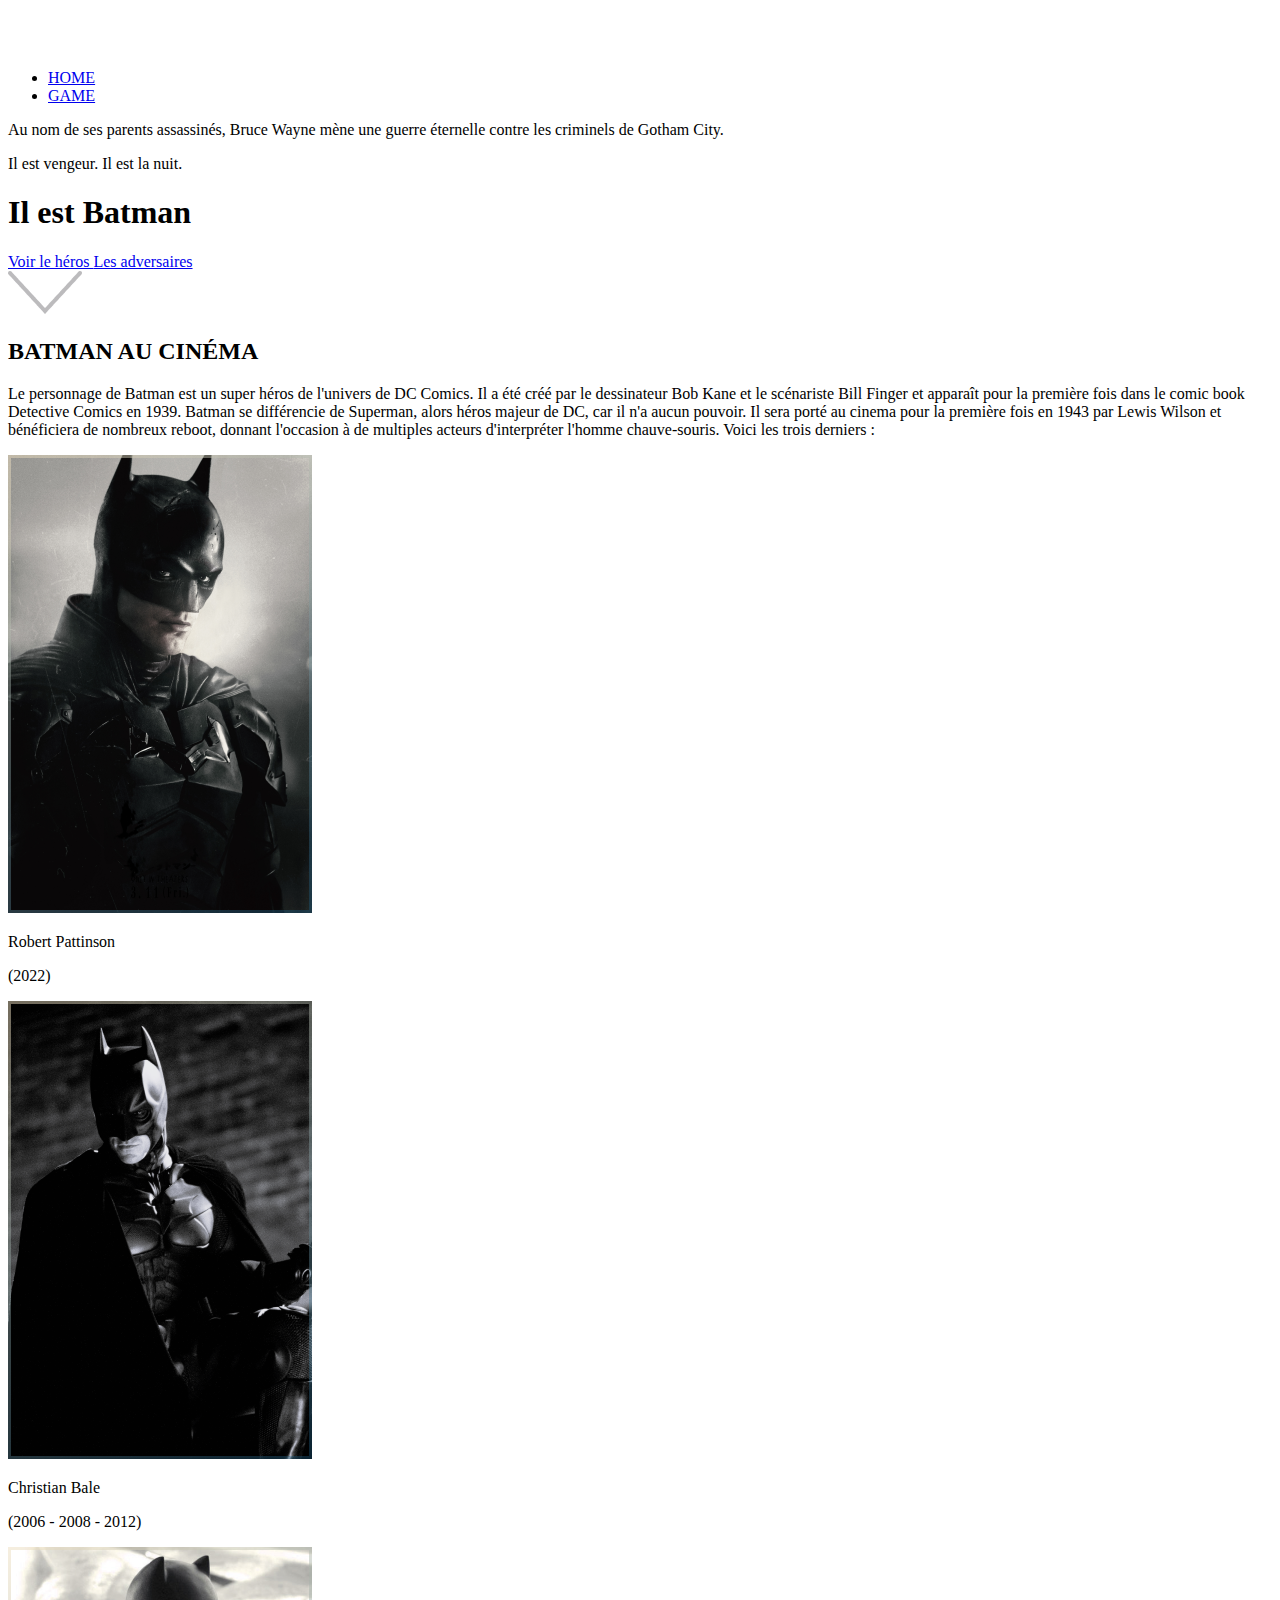
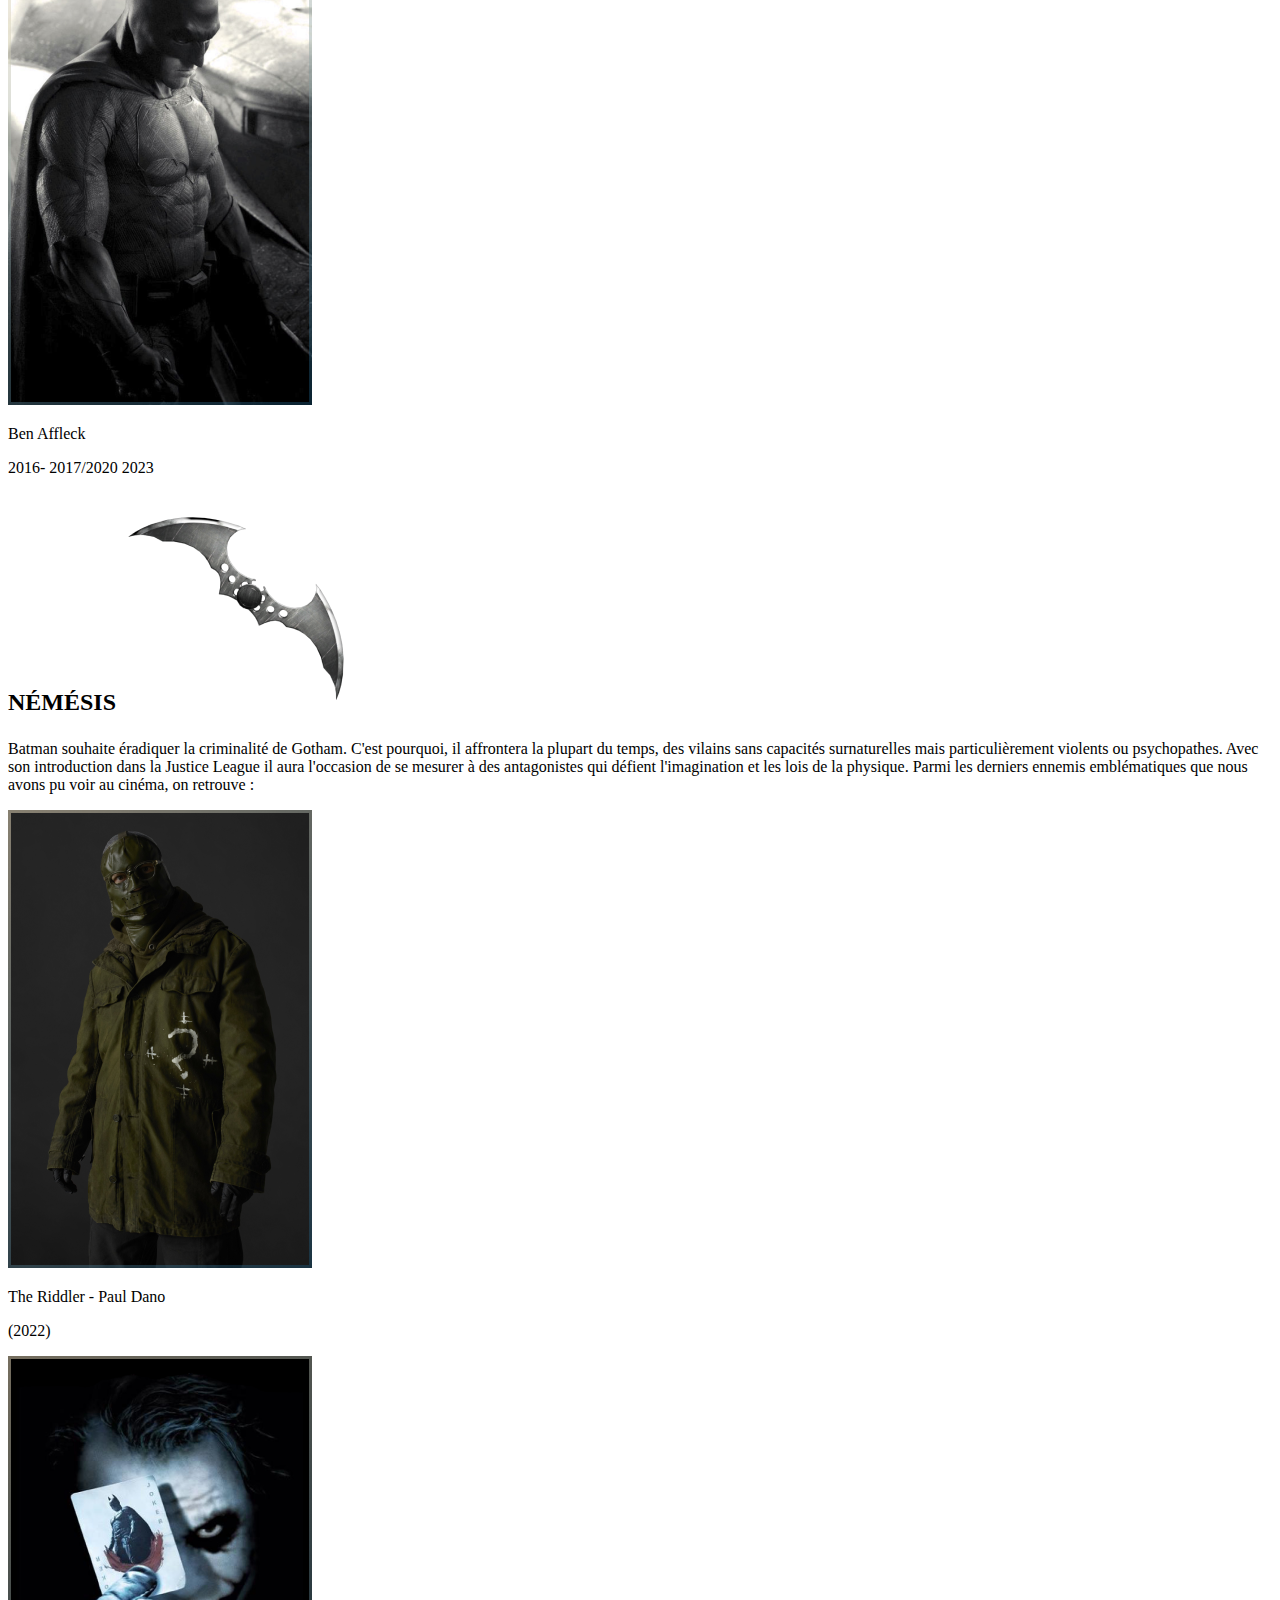
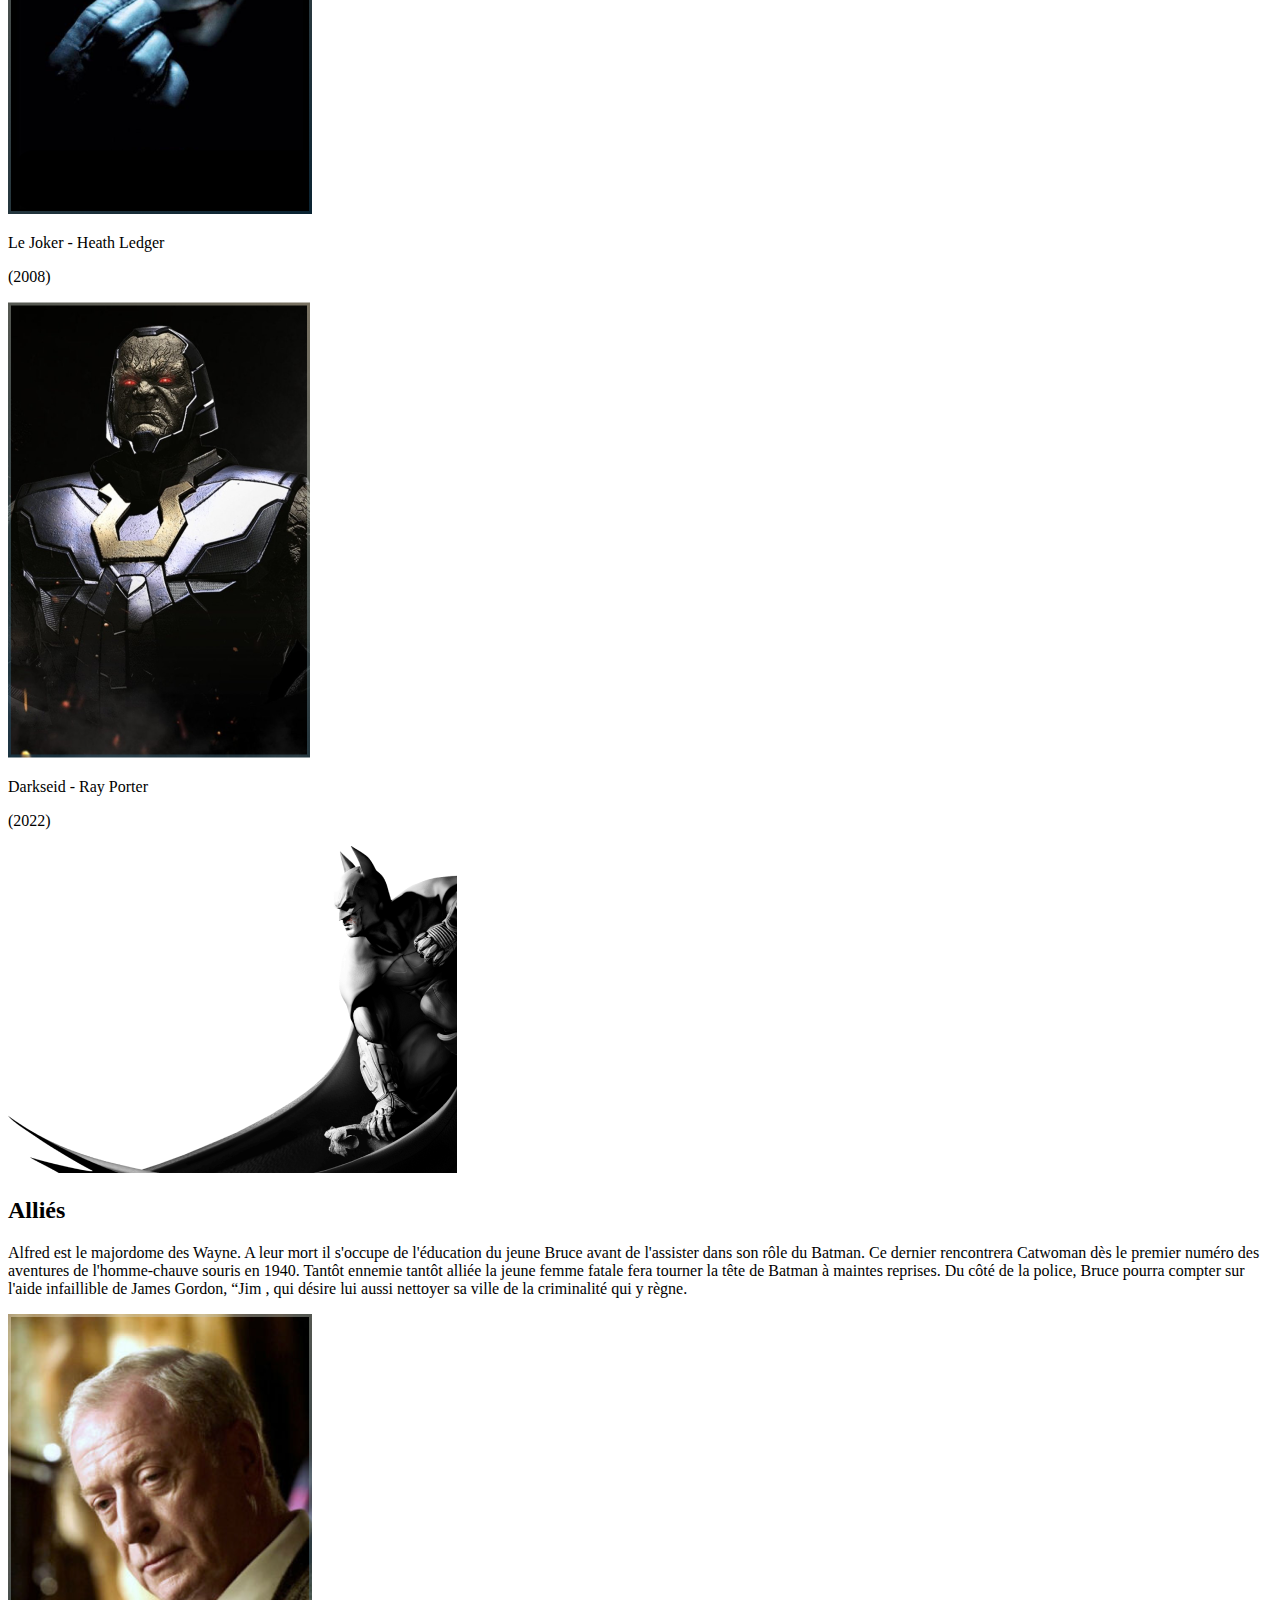
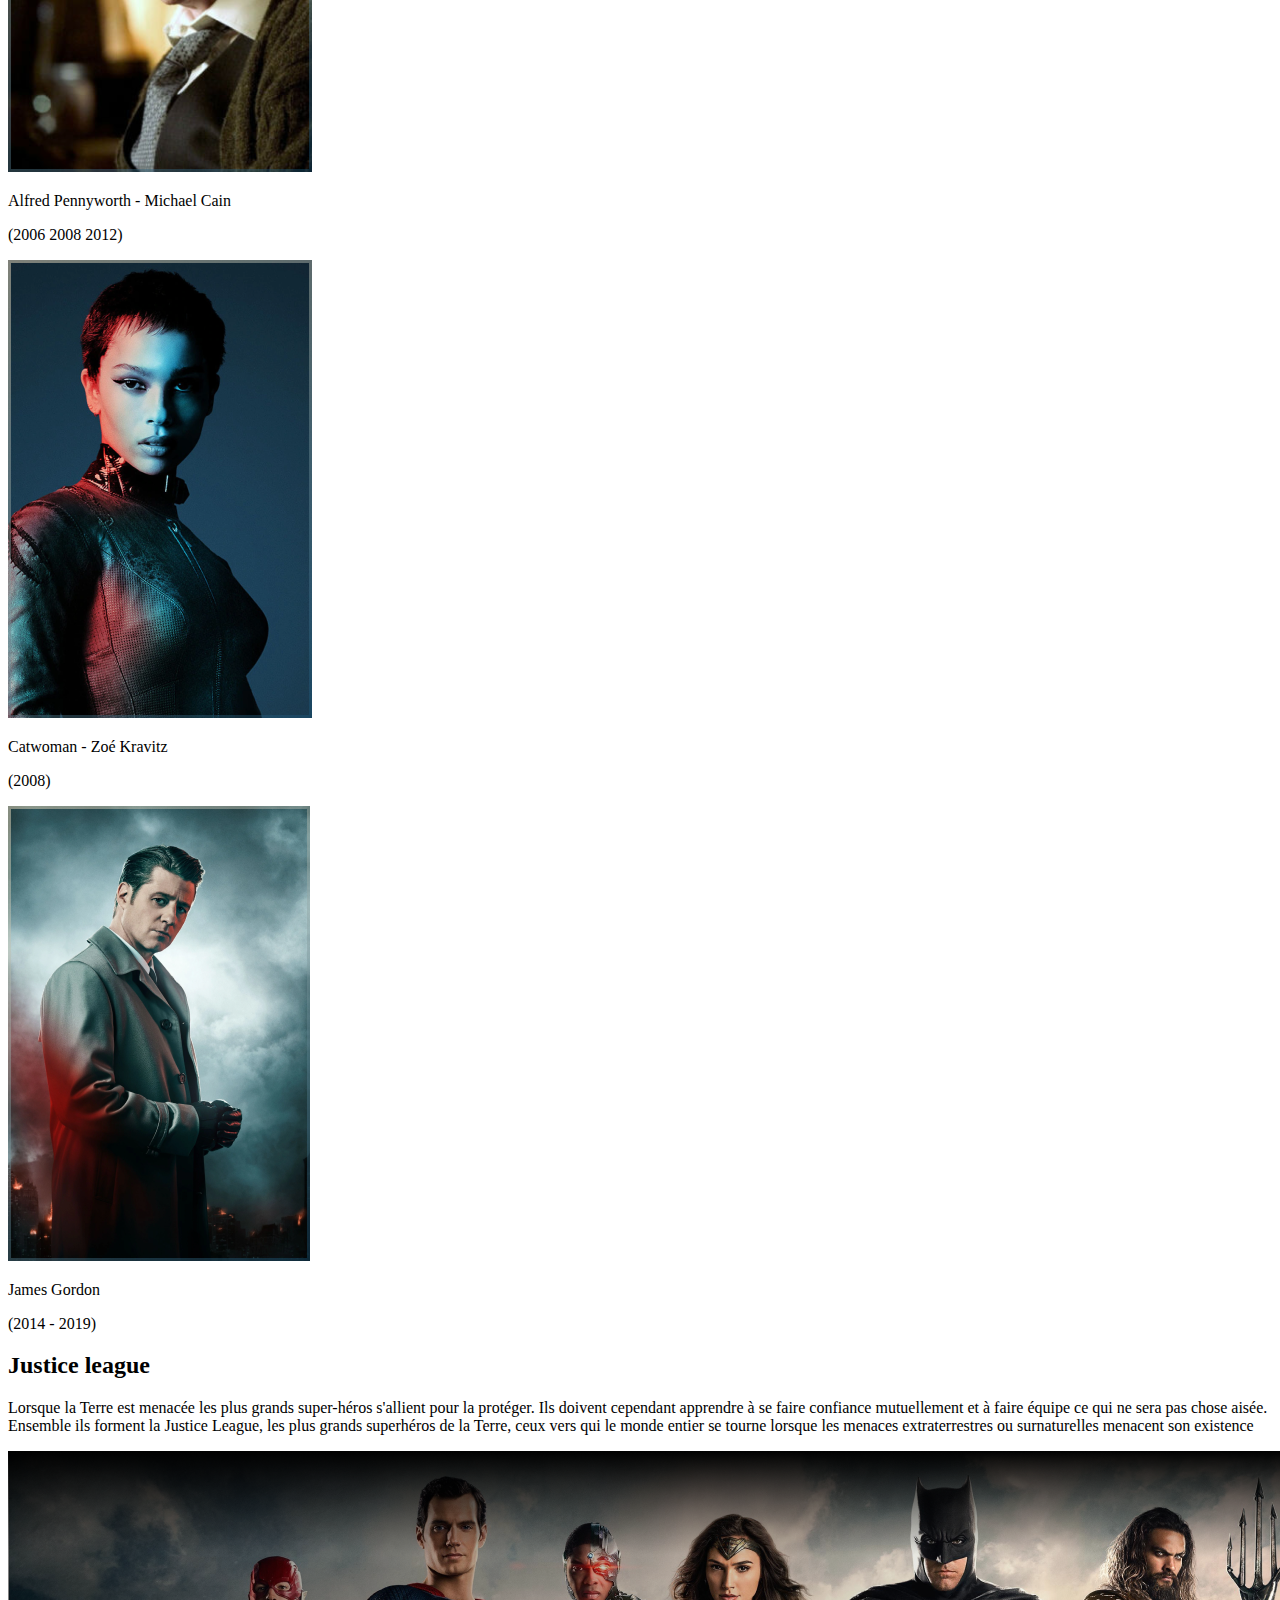
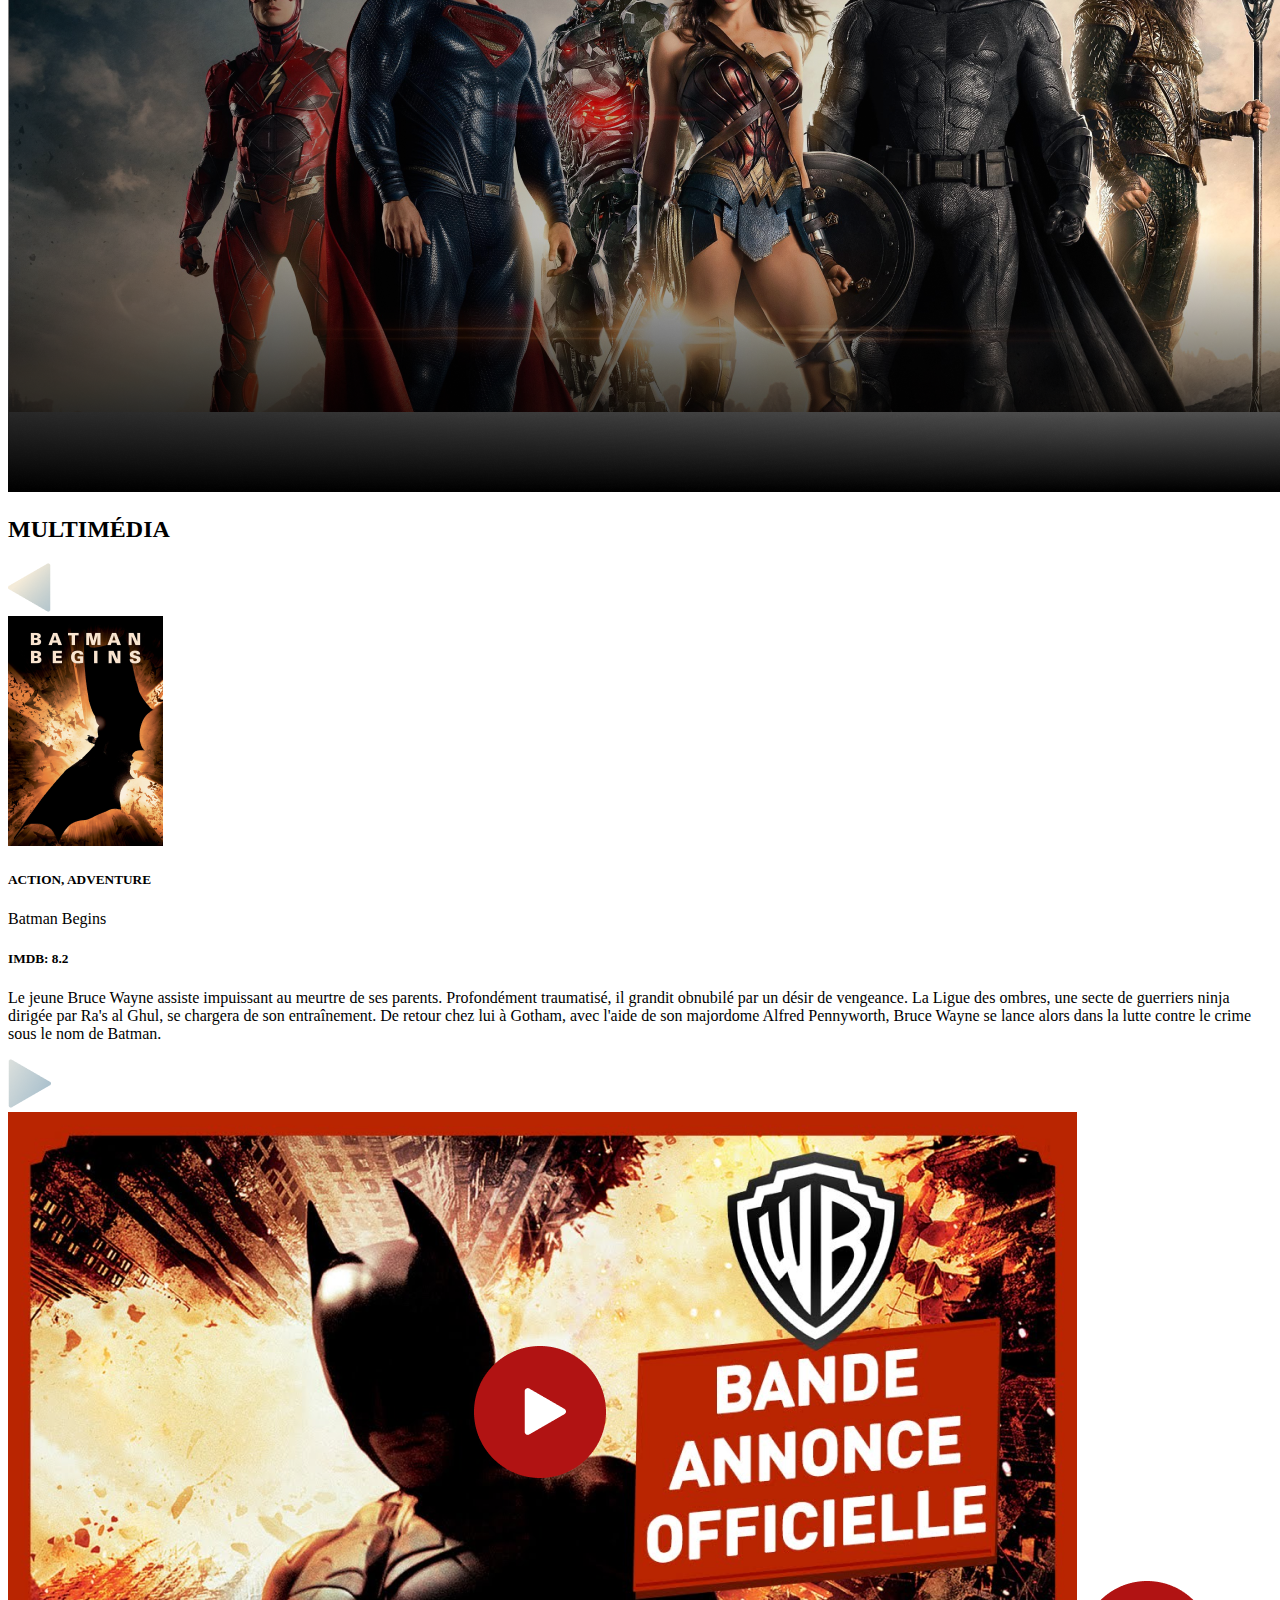
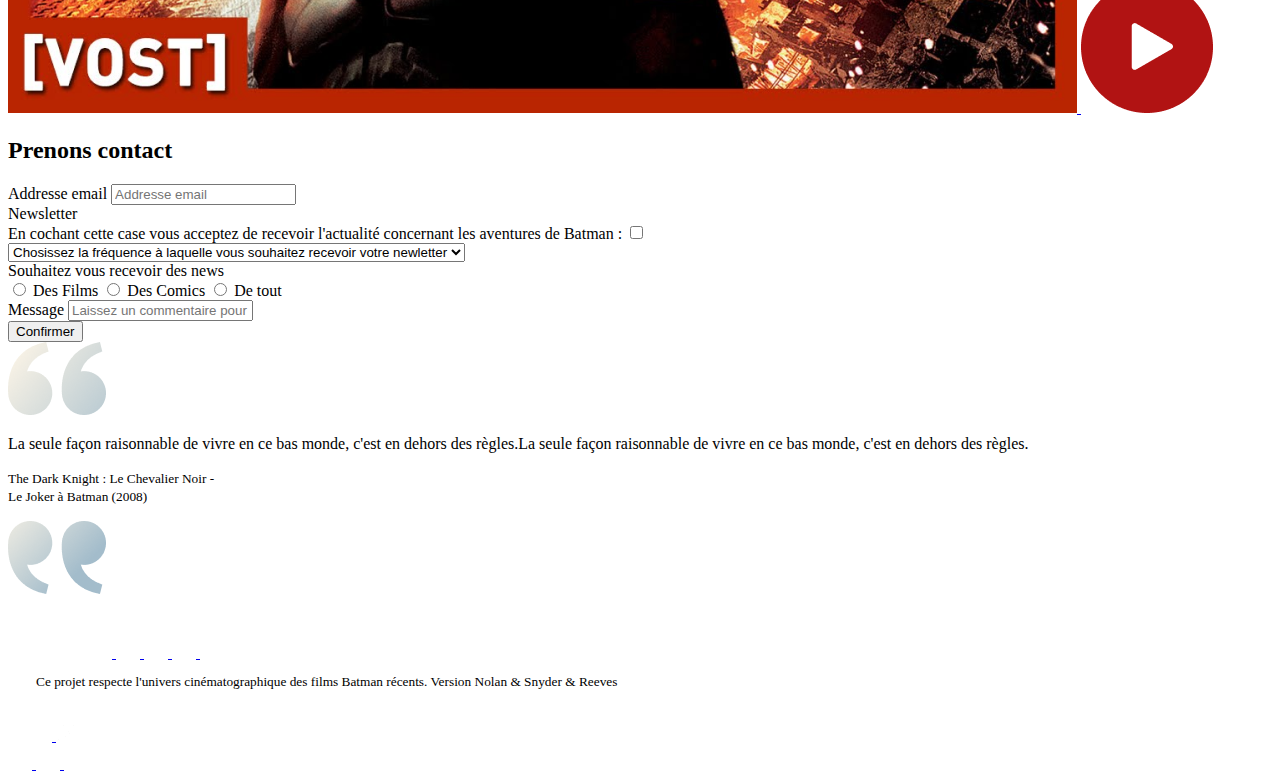
<file: home.html>
<!DOCTYPE html>
<html lang="fr">
<head>
	<meta charset="UTF-8">
	<meta http-equiv="X-UA-Compatible" content="IE=edge">
	<meta name="viewport" content="width=device-width, initial-scale=1.0">
	<title>BATMAN | Home</title>
</head>
<body id="home">
	<header>
		<nav class="container nav">
			<div class="nav-wrapper">
				<a href="#" class="logo icon-link">
					<img src="assets/logos/logohome.png" alt="logo">
				</a>
			</div>
			<ul class="links">
				<li><a href="#" class="link">HOME</a></li>
				<li><a href="#" class="link">GAME</a></li>
			</ul>
		</nav>
		<div class="banner container">
			<div class="banner-wrapper">
				<div class="banner-description">
					<p>
						Au nom de ses parents assassinés, Bruce Wayne mène une
            			guerre éternelle contre les criminels de Gotham City.
					</p>
					<p>
						Il est vengeur. Il est la nuit.
					</p>
				</div>
				<h1>Il est Batman</h1>
				<div class="btn-group">
					<a href="#" class="btn btn-translucent">
						Voir le héros
					</a>
					<a href="#" class="btn btn-translucent">
						Les adversaires
					</a>
				</div>
			</div>
		</div>
	</header>

	<main>
		<section class="section arrow-down">
			<div class="container">
				<img
					src="assets/logos/flèche_down_header.png"
					alt="fleche vers le bas"
				>
			</div>
		</section>

		<section id="section-heros" class="section">
			<div class="container">
				<h2 class="section-title">
					BATMAN AU CINÉMA
				</h2>

				<p class="section-text">
					Le personnage de Batman est un super héros de l'univers de
					DC Comics. Il a été créé par le dessinateur Bob Kane et le
					scénariste Bill Finger et apparaît pour la première fois
					dans le comic book Detective Comics en 1939. Batman se
					différencie de Superman, alors héros majeur de DC, car il
					n'a aucun pouvoir. Il sera porté au cinema pour la première
					fois en 1943 par Lewis Wilson et bénéficiera de nombreux
					reboot, donnant l'occasion à de multiples acteurs
					d'interpréter l'homme chauve-souris. Voici les trois
					derniers :
				</p>

				<div class="section-images">
					<article class="section-image-wrapper fade-in">
						<img
								src="assets/illustrations/home/Bathome2.png"
								alt="Batman"
								class="section-image"
						/>
						<div>
							<p>Robert Pattinson</p>
							<p>(2022)</p>
						</div>
					</article>

					<article class="section-image-wrapper fade-in">
						<img
							src="assets/illustrations/home/Bathome3.png"
							alt="Batman"
							class="section-image"
						/>
						<div>
							<p>Christian Bale</p>
							<p>(2006 - 2008 - 2012)</p>
						</div>
					</article>

					<article class="section-image-wrapper fade-in">
						<img
							src="assets/illustrations/home/Bathome4.png"
							alt="Batman"
							class="section-image"
						/>
						<div>
							<p>Ben Affleck</p>
							<p>2016- 2017/2020 2023</p>
						</div>
					</article>
				</div>


			</div>
		</section>

		<section id="section-versus" class="section">
			<div class="container">
				<h2 class="section-title">
					<p id="nemesis">
						<span>NÉMÉSIS</span>
						<img src="assets/illustrations/home/Bathome13.png" alt="">
					</p>
				</h2>

				<p class="section-text">
					Batman souhaite éradiquer la criminalité de Gotham. C'est
					pourquoi, il affrontera la plupart du temps, des vilains
					sans capacités surnaturelles mais particulièrement violents
					ou psychopathes. Avec son introduction dans la Justice
					League il aura l'occasion de se mesurer à des antagonistes
					qui défient l'imagination et les lois de la physique. Parmi
					les derniers ennemis emblématiques que nous avons pu voir au
					cinéma, on retrouve :
				</p>

				<div class="section-images">
					<article class="section-image-wrapper fade-in">
						<img
							src="assets/illustrations/home/Bathome5.png"
							alt="The Riddler - Paul Dano"
							class="section-image"
						>
						<div>
							<p>The Riddler - Paul Dano</p>
							<p>(2022)</p>
						</div>
					</article>

					<article class="section-image-wrapper fade-in">
						<img
							src="assets/illustrations/home/Bathome6.png"
							alt="Le Joker - Heath Ledger"
							class="section-image"
						>
						<div>
							<p>Le Joker - Heath Ledger</p>
							<p>(2008)</p>
						</div>
					</article>

					<article class="section-image-wrapper fade-in">
						<img
							src="assets/illustrations/home/Bathome7.png"
							alt="Darkseid - Ray Porter"
							class="section-image"
						>
						<div>
							<p>Darkseid - Ray Porter</p>
							<p>(2022)</p>
						</div>
					</article>
				</div>
			</div>
		</section>

		<section class="section section-ally">
			<img src="assets/illustrations/home/Bathome12.png" alt="">
			<div class="container">
				<h2 class="section-title">
					Alliés
				</h2>

				<p class="section-text">
					Alfred est le majordome des Wayne. A leur mort il s'occupe
					de l'éducation du jeune Bruce avant de l'assister dans son
					rôle du Batman. Ce dernier rencontrera Catwoman dès le
					premier numéro des aventures de l'homme-chauve souris en
					1940. Tantôt ennemie tantôt alliée la jeune femme fatale
					fera tourner la tête de Batman à maintes reprises. Du côté
					de la police, Bruce pourra compter sur l'aide infaillible de
					James Gordon, “Jim , qui désire lui aussi nettoyer sa ville
					de la criminalité qui y règne.
				</p>

				<div class="section-images">
					<article class="section-image-wrapper fade-in">
						<img
							src="assets/illustrations/home/Bathome9.png"
							alt="Alfred Pennyworth - Michael Cain"
							class="section-image"
						>
						<div>
							<p>Alfred Pennyworth - Michael Cain</p>
							<p>(2006 2008 2012)</p>
						</div>
					</article>

					<article class="fade-in">
						<img
							src="assets/illustrations/home/Bathome8.png"
							alt="Catwoman - Zoé Kravitz"
							class="section-image"
						>
						<div>
							<p>Catwoman - Zoé Kravitz</p>
							<p>(2008)</p>
						</div>
					</article>

					<article class="section-image-wrapper fade-in">
						<img
							src="assets/illustrations/home/Bathome10.png"
							alt="Darkseid - Ray Porter"
							class="section-image"
						>
						<div>
							<p>James Gordon</p>
							<p>(2014 - 2019)</p>
						</div>
					</article>
				</div>
			</div>
		</section>

		<section class="section">
			<div class="container">
				<h2 class="section-title">
					Justice league
				</h2>

				<p class="section-text">
					Lorsque la Terre est menacée les plus grands super-héros
					s'allient pour la protéger. Ils doivent cependant apprendre
					à se faire confiance mutuellement et à faire équipe ce qui
					ne sera pas chose aisée. Ensemble ils forment la Justice
					League, les plus grands superhéros de la Terre, ceux vers
					qui le monde entier se tourne lorsque les menaces
					extraterrestres ou surnaturelles menacent son existence
				</p>
			</div>
			<img
				src="assets/illustrations/home/Bathome11.png"
				alt="Justice League"
				class="section-image-full">
		</section>

		<section class="section">
			<div class="container">
				<h2 class="section-title">
					MULTIMÉDIA
				</h2>
				<article class="carousel fade-in">
					<img
						src="assets/logos/icon_flèche_1.png"
						alt="left"
						id="left"
						class="carousel-control"
					/>
					<div class="carousel-content">
						<img
							src="assets/illustrations/home/Bathome_ba1.png"
							alt="Batman Begins"
							class="carousel-content-image"
						/>
						<div class="carousel-content-text">
							<h5>ACTION, ADVENTURE</h5>
							<p>Batman Begins</p>
							<h5>IMDB: <span class="imdb">8.2</span></h5>
							<p class="carousel-content-text--detail">
								Le jeune Bruce Wayne assiste impuissant au
								meurtre de ses parents. Profondément traumatisé,
								il grandit obnubilé par un désir de vengeance.
								La Ligue des ombres, une secte de guerriers
								ninja dirigée par Ra's al Ghul, se chargera de
								son entraînement. De retour chez lui à Gotham,
								avec l'aide de son majordome Alfred Pennyworth,
								Bruce Wayne se lance alors dans la lutte contre
								le crime sous le nom de Batman.
							</p>
						</div>
					</div>
					<img
						src="assets/logos/icon_flèche_2.png"
						alt="right"
						id="right"
						class="carousel-control"
					/>
				</article>
				<div class="video-wrapper">
					<a
						id="link-ba"
						href="https://www.youtube.com/watch?v=jXrFsn9pcZY"
						target="_blank"
					>
						<img
							id="img-ba"
							src="assets/illustrations/home/Bathome_ba2.png"
							alt="Bande annonce Batman"
						>
						<img
							id="icon-player"
							src="assets/logos/icon_player.png"
							alt="Play"
						>
					</a>
				</div>
			</div>
		</section>

		<section id="section-form" class="section section-form">
			<h2 class="section-title">
				Prenons contact
			</h2>
			<form action="" class="forms">
				<div>
					<label class="form-heading" for="email"
						>Addresse email</label
					>
					<input
						class="input-block"
						type="email"
						name="email"
						id="email"
						placeholder="Addresse email"
					/>
				</div>
				<div>
					<label class="form-heading">Newsletter</label>
					<div class="checkbox-wrapper">
						<span>
							En cochant cette case vous acceptez de recevoir
							l'actualité concernant les aventures de Batman :
						</span>
						<input type="checkbox" name="checkbox" id="checkbox" />
					</div>
					<div id="select">
						<select name="frequency_newsletter"
							id="frequency_newsletter"
							class="select"
						>
							<option disabled selected value>
								Chosissez la fréquence à laquelle vous souhaitez
								recevoir votre newletter
							</option>
							<option value="1_in_week">
								Une fois par semaine
							</option>
							<option value="1_in_2_week">
								Une fois toutes les deux semaines
							</option>
							<option value="1_in_month">
								Une fois par mois
							</option>
							<option value="1_in_3_month">
								Une fois toutes les trois mois
							</option>
							<option value="1_in_6_month">
								Une fois toutes les six mois
							</option>
						</select>
					</div>
					<label class="input-block" for="">
						Souhaitez vous recevoir des news
					</label>
					<div class="radio-group">
						<input type="radio" name="news" id="films" />
						<label class="btn btn-bordered" for="films">
							Des Films</label>
						<input type="radio" name="news" id="comics" />
						<label class="btn btn-bordered" for="comics">
							Des Comics</label>
						<input type="radio" name="news" id="all" />
						<label class="btn btn-bordered" for="all">
							De tout</label>
					</div>
				</div>
				<div>
					<label class="form-heading" for="message">Message</label>
					<input
						type="text"
						class="input-block"
						name="message"
						id="message"
						placeholder="Laissez un commentaire pour la communauté"
					/>
				</div>
				<div class="btn-group">
					<button type="submit" class="btn btn-translucent">
						Confirmer
					</button>
				</div>
			</form>
		</section>

		<section class="section">
			<div class="container">
				<article class="quotes">
					<img
						src="assets/logos/icon_guillemets_1.png"
						alt="Quotes"
						class="quotes-image fade-in"
						id="quotes-image-first"
					>
					<div class="quotes-content">
						<p class="quotes-text fade-in">
							La seule façon raisonnable de vivre en ce bas monde,
							c'est en dehors des règles.La seule façon
							raisonnable de vivre en ce bas monde, c'est en
							dehors des règles.
						</p>
						<p class="quotes-author fade-in">
							<small>The Dark Knight : Le Chevalier Noir -</small>
							<br />
							<small>Le Joker à Batman (2008)</small>
						</p>
						<div class="quotes-navigation">
							<a class="quotes-navigation-btn"></a>
							<a class="quotes-navigation-btn"></a>
							<a class="quotes-navigation-btn"></a>
							<a class="quotes-navigation-btn"></a>
							<a
								class="quotes-navigation-btn quotes-navigation-btn-active">
							</a>
							<a class="quotes-navigation-btn"></a>
							<a class="quotes-navigation-btn"></a>
							<a class="quotes-navigation-btn"></a>
							<a class="quotes-navigation-btn"></a>
						</div>
					</div>
					<img
						src="assets/logos/icon_guillemets_2.png"
						alt="Quotes"
						class="quotes-image fade-in"
						id="quotes-image-second"
					>
				</article>
			</div>
		</section>

		<aside class="aside">
			<div class="container">
				<div class="networks">
					<a href="#header" class="icon-large icon-link">
						<img
							src="assets/logos/logo_bat_flèche.png"
							alt="Go to the top"
							class="img-hover"
						>
					</a>
					<a href="#" class="icon-small icon-link">
						<img
							src="assets/logos/icon_facebook.png"
							alt="Facebook"
							class="img-hover"
						/>
					</a>
					<a href="#" class="icon-small icon-link">
						<img src="assets/logos/icon_ig.png" alt="Instagram"
						class="img-hover"
						>
					</a>
					<a href="#" class="icon-small icon-link">
						<img src="assets/logos/icon_tw.png" alt="Twitter"
						class="img-hover"
						>
					</a>
					<a href="#section-form" class="icon-large icon-link">
						<img
							src="assets/logos/logo_bat_flèche_2.png"
							alt="Fill up the form"
							class="img-hover"
						>
					</a>
				</div>
			</div>
		</aside>
	</main>

	<footer id="footer">
		<div class="container">
			<div class="flex">
				<img
					class="icon-small"
					src="assets/logos/icon_WB.png"
					alt="Warner Bros"
				>
				<small>
					Ce projet respecte l'univers cinématographique des films
					Batman récents. Version Nolan & Snyder & Reeves
				</small>
			</div>
			<div class="networks flex">
				<div class="flex">
					<a href="#" class="icon-medium icon-link">
						<img
							src="assets/logos/logo_sayna_white.png"
							alt="logo Sayna"
							class="img-hover"
						>
					</a>
					<img
						class="icon-small"
						src="assets/logos/icon_x.png"
						alt="logo"
					>
					<a href="#" class="icon-medium icon-link">
						<img
						src="assets/logos/icon_DC.png"
						alt="Logo DC"
						class="img-hover"
						>
					</a>
				</div>

				<a href="#" class="icon-small icon-link">
					<img
						src="assets/logos/icon_facebook.png"
						alt="Facebook"
						class="img-hover"
					>
				</a>
				<a href="#" class="icon-small icon-link">
					<img
					src="assets/logos/icon_ig.png"
					alt="Instagram"
					class="img-hover"
					>
				</a>
				<a href="#" class="icon-small icon-link">
					<img
					src="assets/logos/icon_tw.png"
					alt="Twitter"
					class="img-hover"
					>
				</a>
			</div>
		</div>
	</footer>

</body>
</html>
</file>
<file: styles/main.css>
@font-face {
  font-family: "Rajdhani";
  src: url(../assets/fonts/Rajdhani/Rajdhani-Medium.ttf) format("TrueType");
}
@font-face {
  font-family: "SpaceGrotesk";
  src: url(../assets/fonts/Space_Grotesk/SpaceGrotesk-Bold.ttf) format("TrueType");
  font-weight: 700;
  font-style: normal;
}
@font-face {
  font-family: "SpaceGrotesk";
  src: url(../assets/fonts/Space_Grotesk/SpaceGrotesk-Regular.ttf) format("TrueType");
  font-wieght: 400;
  font-style: normal;
}
:root {
  scroll-behavior: smooth;
  min-width: 375px;
}

* {
  box-sizing: border-box;
  padding: 0;
  margin: 0;
}

body {
  color: #ffffff;
  font-family: "SpaceGrotesk", sans-serif;
  font-size: 1rem;
}
@media screen and (min-width: 768px) {
  body {
    font-size: 1.125rem;
  }
}

input,
textarea,
select,
button {
  font: inherit;
  outline: none;
  border: none;
  color: inherit;
}

button {
  cursor: pointer;
  display: inline-block;
}

ul {
  list-style-type: none;
}

a,
a:active,
a:focus {
  color: inherit;
  text-decoration: none;
}

.container {
  position: relative;
  z-index: 10;
  margin: 0 auto;
  padding: 0 1rem;
  max-width: calc(100vw - 4rem);
  border-left: 2px solid rgba(188, 187, 189, 0.231372549);
  border-right: 2px solid rgba(188, 187, 189, 0.231372549);
}
@media screen and (min-width: 768px) {
  .container {
    padding: 0 3rem;
    max-width: calc(100vw - 6rem);
  }
}
@media screen and (min-width: 992px) {
  .container {
    padding: 0 4rem;
    max-width: calc(100vw - 10rem);
  }
}
@media screen and (min-width: 1110px) {
  .container {
    padding: 0 4rem;
    max-width: calc(100vw - 14rem);
  }
}

main, footer {
  background-color: #000000;
}

.img-hover:hover {
  filter: brightness(0) saturate(100%) invert(89%) sepia(64%) saturate(7500%) hue-rotate(348deg) brightness(97%) contrast(108%);
}

header {
  position: relative;
  background-size: cover;
}
header .nav.container {
  border-bottom: 3px solid rgba(188, 187, 189, 0.231372549);
}
header .nav-wrapper {
  display: flex;
  flex-direction: row;
  justify-content: space-between;
  align-items: center;
  padding-top: 2.5rem;
  padding-bottom: 3rem;
}
@media screen and (min-width: 768px) {
  header .nav-wrapper {
    padding-top: 3rem;
    padding-bottom: 3.5rem;
  }
}
@media screen and (min-width: 992px) {
  header .nav-wrapper {
    padding-top: 4rem;
    padding-bottom: 4.5rem;
  }
}
header .links {
  display: flex;
  flex-direction: row;
  justify-content: space-between;
  align-items: center;
  font-size: 2rem;
  font-weight: 700;
  gap: 2rem;
}
header .links a:hover {
  color: #fff000;
}
header .link {
  position: relative;
}
header .link:hover::after {
  border-bottom: 3px solid #fff000;
}
header .link-active::after {
  content: "";
  text-decoration: underline;
  border-bottom: 1px solid #ffffff;
  position: absolute;
  left: 0;
  top: 102%;
  width: 100%;
  height: auto;
}
header .banner-wrapper {
  margin: 0 auto;
  max-width: 75%;
  text-align: center;
  padding: 4rem 0;
}
@media screen and (min-width: 768px) {
  header .banner-wrapper {
    padding: 6rem 0 8rem 0;
  }
}
@media screen and (min-width: 992px) {
  header .banner-wrapper {
    padding: 10rem 0 14rem 0;
    max-width: 60%;
  }
}
header .banner-description {
  margin-bottom: 1rem;
}
header h1 {
  font-size: 2.25rem;
  margin-bottom: 1.3rem;
  font-weight: 700;
  font-family: "Rajdhani";
}
header .logo {
  height: 2.5rem;
  display: inline-block;
}
@media screen and (min-width: 768px) {
  header .logo {
    height: 3rem;
  }
}
header .logo img {
  height: 100%;
}

footer .container {
  padding-bottom: 8rem;
}
footer .flex {
  display: flex;
  flex-direction: row;
  justify-content: center;
  align-items: center;
  gap: 0.5rem;
}
footer .networks {
  gap: 2rem;
  margin-top: 2rem;
}
footer .icon-small {
  height: 1.3rem;
}
footer .icon-small img {
  height: 100%;
}
footer .icon-medium {
  height: 2.8rem;
}

aside {
  position: fixed;
  z-index: 99;
  top: 50%;
  left: 0;
  width: 100%;
  transform: translateY(-50%);
}
aside .container {
  position: relative;
}
aside .networks {
  display: flex;
  flex-direction: column;
  justify-content: center;
  align-items: center;
  position: absolute;
  right: 0;
  top: 0;
  width: auto;
  height: auto;
  transform: translate(50%, -50%);
  gap: 1.5rem;
}
@media screen and (min-width: 992px) {
  aside .networks {
    gap: 2rem;
  }
}
aside .icon-aside {
  max-width: 2.8rem;
}
aside .icon-aside img {
  width: 100%;
}
aside .icon-large {
  width: 2.8rem;
}
@media screen and (min-width: 768px) {
  aside .icon-large {
    width: 3.8rem;
  }
}
@media screen and (min-width: 992px) {
  aside .icon-large {
    width: 5rem;
  }
}
aside .icon-large img {
  width: 100%;
}

.btn {
  cursor: pointer;
  font-family: "Rajdhani", sans-serif;
  white-space: nowrap;
  font-weight: 500;
  font-size: 1rem;
}
@media screen and (min-width: 768px) {
  .btn {
    font-size: 1.25rem;
  }
}

.btn-group {
  gap: 1rem 2rem;
  display: flex;
  flex-direction: column;
  justify-content: center;
  align-items: center;
}
@media screen and (min-width: 768px) {
  .btn-group {
    display: flex;
    flex-direction: row;
    justify-content: center;
    align-items: center;
  }
}

.btn-translucent {
  width: 13rem;
  min-width: -webkit-max-content;
  min-width: -moz-max-content;
  min-width: max-content;
  padding: 1rem 2rem;
  text-transform: uppercase;
  background: linear-gradient(90deg, rgba(237, 222, 191, 0.4), rgba(137, 0, 8, 0.6));
}
.btn-translucent:hover {
  background: linear-gradient(90deg, #eddebf, #890008);
}

.btn-bordered {
  position: relative;
  border: 1px solid;
  padding: 0.5rem 1rem;
  -o-border-image: linear-gradient(155deg, rgba(237, 222, 191, 0.4), rgba(25, 88, 125, 0.4)) 1;
  border-image: linear-gradient(155deg, rgba(237, 222, 191, 0.4), rgba(25, 88, 125, 0.4)) 1;
}
.btn-bordered:hover {
  background: linear-gradient(155deg, rgba(237, 222, 191, 0.4), rgba(25, 88, 125, 0.4));
}

#home .popup-container {
  position: fixed;
  top: 0;
  left: 0;
  bottom: 0;
  right: 0;
  background-color: rgba(0, 0, 0, 0.7);
  display: none;
  justify-content: center;
  align-items: center;
}
#home .popup-container.active {
  display: flex;
}
#home .popup {
  background: linear-gradient(155deg, rgba(237, 222, 191, 0.4), rgba(25, 88, 125, 0.4));
  width: 500px;
  height: 300px;
  border-radius: 10px;
  padding: 2rem;
  display: flex;
  justify-content: center;
  align-items: center;
  position: relative;
}
#home .popup button {
  background-color: inherit;
  opacity: 0.5;
  color: #ffffff;
  font-size: 1.5rem;
  position: absolute;
  top: 0.625rem;
  right: 0.625rem;
}
#home .popup p {
  color: #ffffff;
  font-size: 1rem;
  font-weight: bold;
  text-transform: uppercase;
}

#home .fade-in {
  opacity: 0;
  transform: translateX(-100%);
  transition: 300ms ease-in transform, 300ms ease-in opacity;
}
#home .show-content {
  opacity: 1;
  transform: translateX(0);
}
#home .fade {
  -webkit-animation: fadeIn 3s;
          animation: fadeIn 3s;
}
#home header {
  background: url(../assets/illustrations/home/Bathome1.png) no-repeat top center;
}
#home .arrow-down .container {
  padding: 4rem 0;
}
#home .arrow-down img {
  cursor: pointer;
  height: 2.2rem;
  margin: 0 auto;
  display: block;
}
#home .section-text {
  padding-bottom: 4.5rem;
  text-align: justify;
}
#home .section-title {
  font-size: 1.75rem;
  text-align: center;
  text-transform: uppercase;
  padding-top: 2rem;
  padding-bottom: 2rem;
  font-family: "Rajdhani", sans-serif;
  font-weight: 700;
}
@media screen and (min-width: 768px) {
  #home .section-title {
    text-align: start;
  }
}
@media screen and (min-width: 768px) {
  #home .section-left .section-text,
#home .section-left .section-title {
    padding-right: 3rem;
  }
}
#home .section-right .section-text,
#home .section-right .section-title {
  padding-left: 4rem;
}
#home #nemesis {
  width: -webkit-max-content;
  width: -moz-max-content;
  width: max-content;
  position: relative;
}
#home #nemesis img {
  position: absolute;
  left: 100%;
  bottom: 0;
  width: auto;
  height: 5.5rem;
  transform: translateX(-40%);
}
#home .section-images {
  display: flex;
  flex-direction: row;
  justify-content: space-around;
  align-items: center;
  gap: 2.3rem;
  flex-wrap: wrap;
  text-align: center;
  padding-bottom: 6rem;
}
#home .section-image {
  display: block;
  max-width: 100%;
  margin-bottom: 1.5rem;
}
#home .card {
  margin-bottom: 2rem;
}
#home .card:hover > .actor-info {
  opacity: 1;
}
#home .actor-info {
  margin-top: -6rem;
  padding-left: 1.875rem;
  width: 100%;
  height: 3.75rem;
  font-size: 0.75rem;
  display: flex;
  flex-direction: row;
  align-items: center;
  justify-content: center;
  position: relative;
  opacity: 0;
}
#home .actor-info .actor-image {
  border-radius: 50%;
  position: absolute;
  top: -15px;
  left: 30px;
}
#home .actor-info .actor-image img {
  height: 70px;
  width: 70px;
  border-radius: 50%;
}
#home .actor-info .actor-text {
  padding: 10px 40px;
  background: linear-gradient(90deg, rgba(237, 222, 191, 0.4), rgba(137, 0, 8, 0.6));
  border-radius: 2rem;
}
#home .actor-info .actor-date {
  font-size: 0.625rem;
  color: #fff000;
}
#home .section-image-wrapper:hover {
  transform: scale(1.1) !important;
  transition: all ease 5s;
}
#home .section-image-full {
  display: block;
  max-width: 100%;
}
#home .section-ally {
  position: relative;
}
#home .section-ally > img {
  position: absolute;
  right: 0;
  top: 0;
  width: auto;
  height: 11rem;
  transform: translateY(-50%);
  z-index: 11;
}
@media screen and (min-width: 768px) {
  #home .section-ally > img {
    height: 15rem;
    transform: translateY(-65%);
  }
}
@media screen and (min-width: 992px) {
  #home .section-ally > img {
    height: 18rem;
    transform: translateY(-80%);
  }
}
#home .carousel {
  gap: 1.5rem;
  color: var(--gray);
  font-size: 0.75rem;
  margin-bottom: 5rem;
  font-family: "Rajdhani", sans-serif;
  font-weight: 400;
  display: flex;
  flex-direction: row;
  justify-content: space-between;
  align-items: center;
}
@media screen and (min-width: 554px) {
  #home .carousel {
    font-size: 0.875rem;
  }
}
#home .carousel-control {
  width: 1rem;
  cursor: pointer;
}
@media screen and (min-width: 554px) {
  #home .carousel-control {
    width: 1.5rem;
  }
}
@media screen and (min-width: 768px) {
  #home .carousel-control {
    width: 2rem;
  }
}
#home .carousel-content {
  display: grid;
  grid-template-columns: 1fr 2fr;
  max-width: 500px;
  align-items: center;
}
@media screen and (min-width: 554px) {
  #home .carousel-content {
    grid-template-columns: 1fr 3fr;
  }
}
#home .carousel-content .imdb {
  color: #f8f184;
}
#home .carousel-content-text {
  gap: 0.25rem;
  padding: 0.5rem;
  min-height: 100%;
  background: linear-gradient(155deg, rgba(237, 222, 191, 0.4), rgba(25, 88, 125, 0.4));
  display: flex;
  flex-direction: column;
  justify-content: center;
  align-items: start;
}
@media screen and (min-width: 554px) {
  #home .carousel-content-text {
    padding: 1rem;
    gap: 0.5rem;
  }
}
#home .carousel-content-text h5 {
  letter-spacing: 1px;
}
#home .carousel-content-text--detail {
  display: block;
  font-size: smaller;
  max-height: 6rem;
  overflow: hidden;
}
@media screen and (min-width: 554px) {
  #home .carousel-content-text--detail {
    display: block;
    max-height: 100%;
  }
}
#home .carousel-content-image {
  width: 100%;
  height: 100%;
}
#home .video-wrapper {
  padding-bottom: 6rem;
}
#home .video-wrapper #img-ba {
  width: 100%;
}
#home .video-wrapper #link-ba {
  position: relative;
  display: block;
}
#home .video-wrapper #link-ba:hover {
  box-shadow: 0 0 25px 0 #c4c4c4;
}
#home .video-wrapper #link-ba:hover #icon-player {
  display: block;
}
#home .video-wrapper #icon-player {
  position: absolute;
  left: 50%;
  top: 50%;
  width: auto;
  height: auto;
  transform: translate(-50%, -50%);
  display: none;
}
#home .section-form {
  background: linear-gradient(155deg, rgba(237, 222, 191, 0.4), rgba(25, 88, 125, 0.4));
}
#home .section-form .section-title {
  text-align: center;
}
#home .section-form .forms {
  max-width: 992px;
  margin: 0 auto;
  padding: 2rem 4rem;
}
@media screen and (min-width: 768px) {
  #home .section-form .forms {
    padding: 2rem 6rem;
  }
}
#home .section-form label, #home .section-form input, #home .section-form textarea {
  margin-bottom: 1.8rem;
}
#home .section-form .form-heading {
  display: block;
  text-transform: uppercase;
}
#home .section-form .form-heading ~ ::-moz-placeholder {
  color: #c4c4c4;
}
#home .section-form .form-heading ~ :-ms-input-placeholder {
  color: #c4c4c4;
}
#home .section-form .form-heading ~ ::placeholder {
  color: #c4c4c4;
}
#home .section-form .input-block::-moz-placeholder {
  width: 100%;
  display: block;
  background-color: transparent;
  border-bottom: 1px solid #c4c4c4;
}
#home .section-form .input-block:-ms-input-placeholder {
  width: 100%;
  display: block;
  background-color: transparent;
  border-bottom: 1px solid #c4c4c4;
}
#home .section-form .input-block, #home .section-form .input-block::placeholder {
  width: 100%;
  display: block;
  background-color: transparent;
  border-bottom: 1px solid #c4c4c4;
}
@media screen and (min-width: 768px) {
  #home .section-form .checkbox-wrapper {
    max-width: 90%;
  }
}
#home .section-form .radio-group {
  display: flex;
  flex-direction: row;
  justify-content: center;
  align-items: center;
  color: #ffffff;
  gap: 1rem;
}
#home .section-form .radio-group input[type=radio] {
  display: none;
}
#home .section-form .select::-moz-placeholder {
  width: 100%;
  display: block;
  background-color: transparent;
  border-bottom: 1px solid #c4c4c4;
  cursor: pointer;
}
#home .section-form .select:-ms-input-placeholder {
  width: 100%;
  display: block;
  background-color: transparent;
  border-bottom: 1px solid #c4c4c4;
  cursor: pointer;
}
#home .section-form .select, #home .section-form .select::placeholder {
  width: 100%;
  display: block;
  background-color: transparent;
  border-bottom: 1px solid #c4c4c4;
  cursor: pointer;
}
#home #select {
  margin-bottom: 2rem;
}
#home select option {
  background-color: #414643;
  width: 100%;
  overflow: hidden;
  white-space: nowrap;
}
#home .quotes {
  display: flex;
  flex-direction: row;
  justify-content: space-evenly;
  align-items: flex-start;
  text-align: center;
  padding: 8rem 0;
}
#home .quotes #quotes-image-second {
  align-self: flex-end;
}
#home .quotes-image {
  width: 4rem;
}
#home .quotes-content {
  padding: 4rem 2rem;
  max-width: 500px;
}
#home .quotes-text {
  margin-bottom: 1rem;
}
#home .quotes-author {
  color: #c4c4c4;
  margin-bottom: 0.5rem;
}
#home .quotes-navigation-btn {
  margin: 0 1px;
  display: inline-block;
  width: 5px;
  height: 5px;
  border: 1px solid #19587d;
  border-radius: 50%;
}
#home .quotes-navigation-btn-active {
  background-color: #19587d;
}

@-webkit-keyframes fadeIn {
  0% {
    opacity: 0;
    transform: translateX(-100%);
  }
  100% {
    opacity: 1;
    transform: translateX(0);
  }
}

@keyframes fadeIn {
  0% {
    opacity: 0;
    transform: translateX(-100%);
  }
  100% {
    opacity: 1;
    transform: translateX(0);
  }
}
#game header {
  background: url(../assets/illustrations/batgame/Batgame_1.png) no-repeat top center;
  height: calc(100vh + 150px);
  background-size: cover;
}
#game h1 {
  font-weight: 1000;
  letter-spacing: 1px;
}
@media screen and (min-width: 768px) {
  #game h1 {
    font-size: 3rem;
    letter-spacing: 2px;
  }
}
@media screen and (min-width: 992px) {
  #game h1 {
    font-size: 3rem;
    letter-spacing: 3px;
  }
}
#game .banner-wrapper {
  margin: 0 auto;
  text-align: center;
  max-width: 100%;
}
@media screen and (min-width: 768px) {
  #game .banner-wrapper {
    margin: 0 auto 0 0;
    text-align: left;
  }
}
#game .arrow-down .container {
  padding: 4rem 0;
}
#game .arrow-down img {
  cursor: pointer;
  height: 2.2rem;
  margin: 0 auto;
  display: block;
}
#game .section-title {
  font-size: 2rem;
  text-align: center;
  text-transform: uppercase;
  padding-top: 2rem;
  padding-bottom: 2rem;
  font-family: "Rajdhani", sans-serif;
  font-weight: 900;
}
#game #dark-knight {
  width: 90%;
  max-width: 1110px;
  display: block;
  margin: 0 auto;
  margin-bottom: 6rem;
}
#game .btn-translucent-yellow {
  width: 13rem;
  min-width: -webkit-max-content;
  min-width: -moz-max-content;
  min-width: max-content;
  padding: 1rem 2rem;
  text-transform: uppercase;
  background: linear-gradient(90deg, rgba(237, 222, 191, 0.4), rgba(185, 130, 68, 0.8));
}
#game .btn-translucent-yellow:hover {
  background: linear-gradient(90deg, rgba(237, 222, 191, 0.7), #b98244);
}
#game #footer .container {
  padding-top: 10rem;
}/*# sourceMappingURL=main.css.map */
</file>
